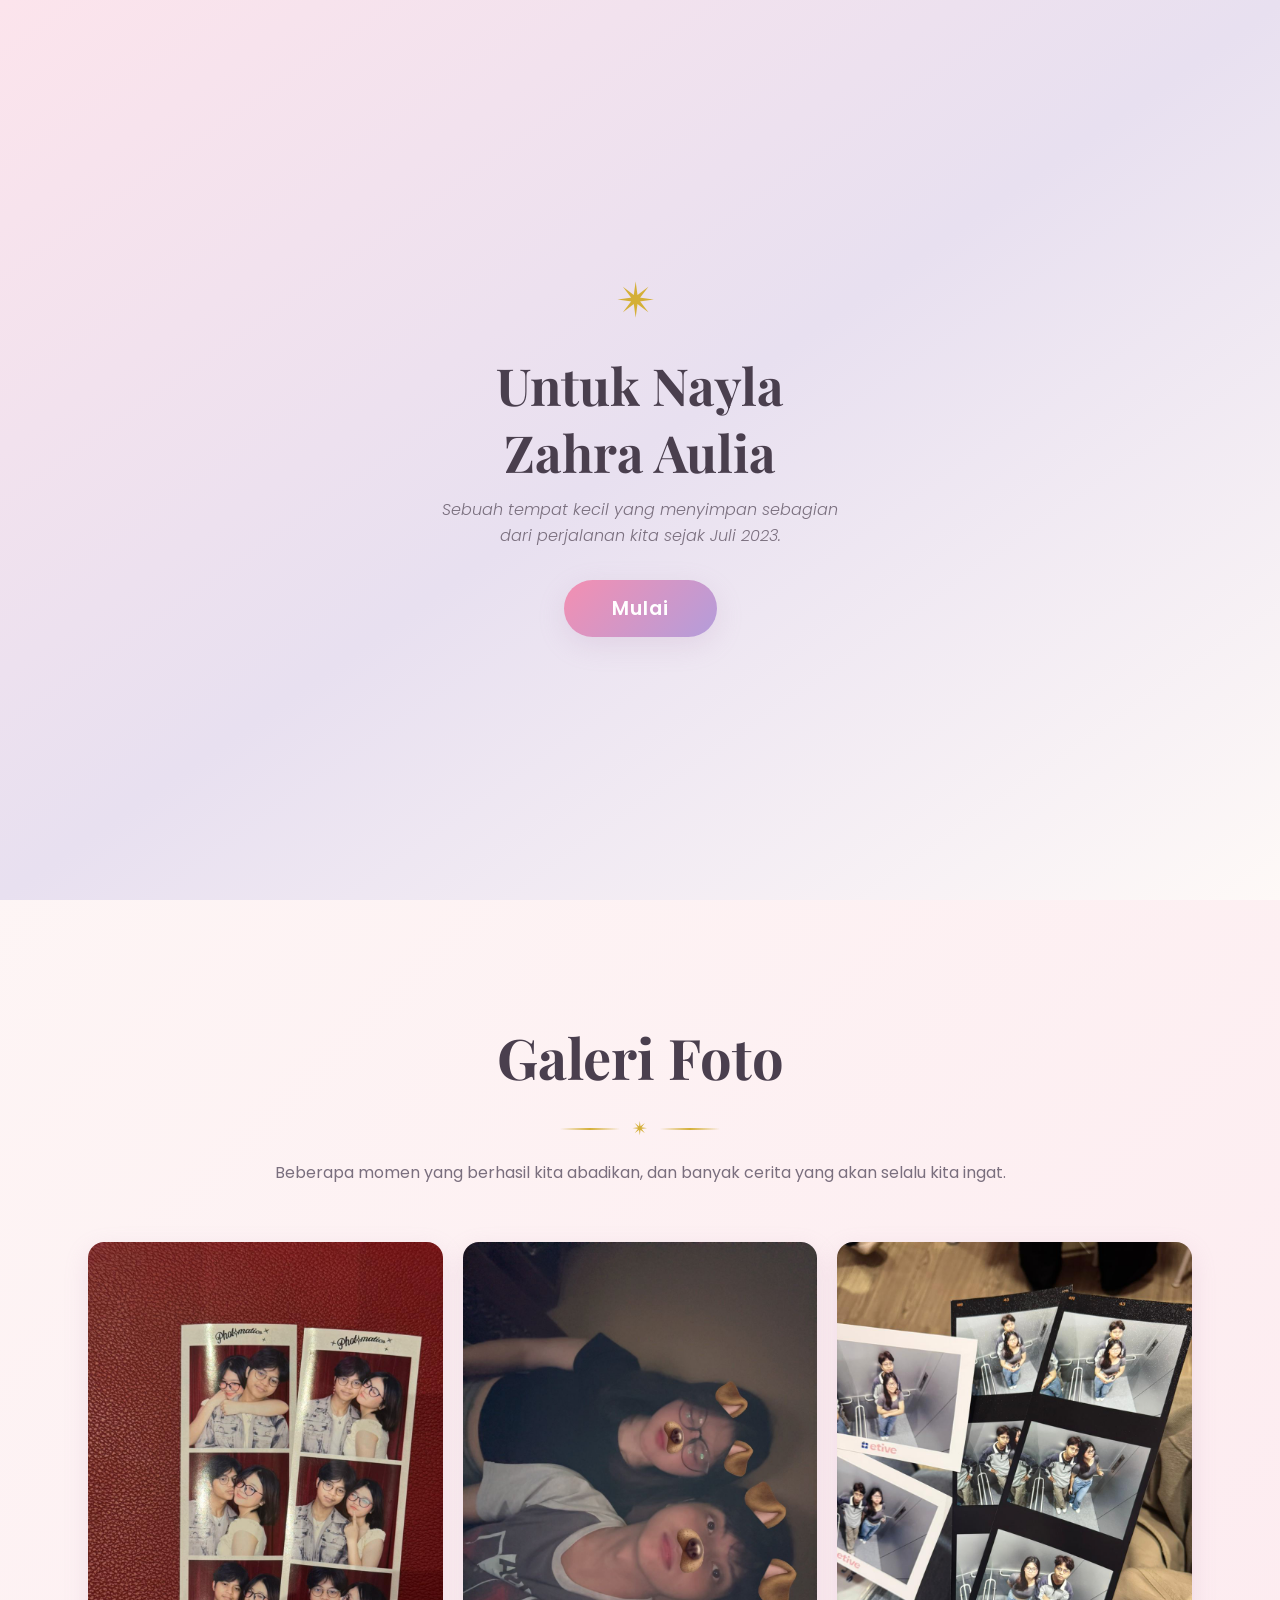
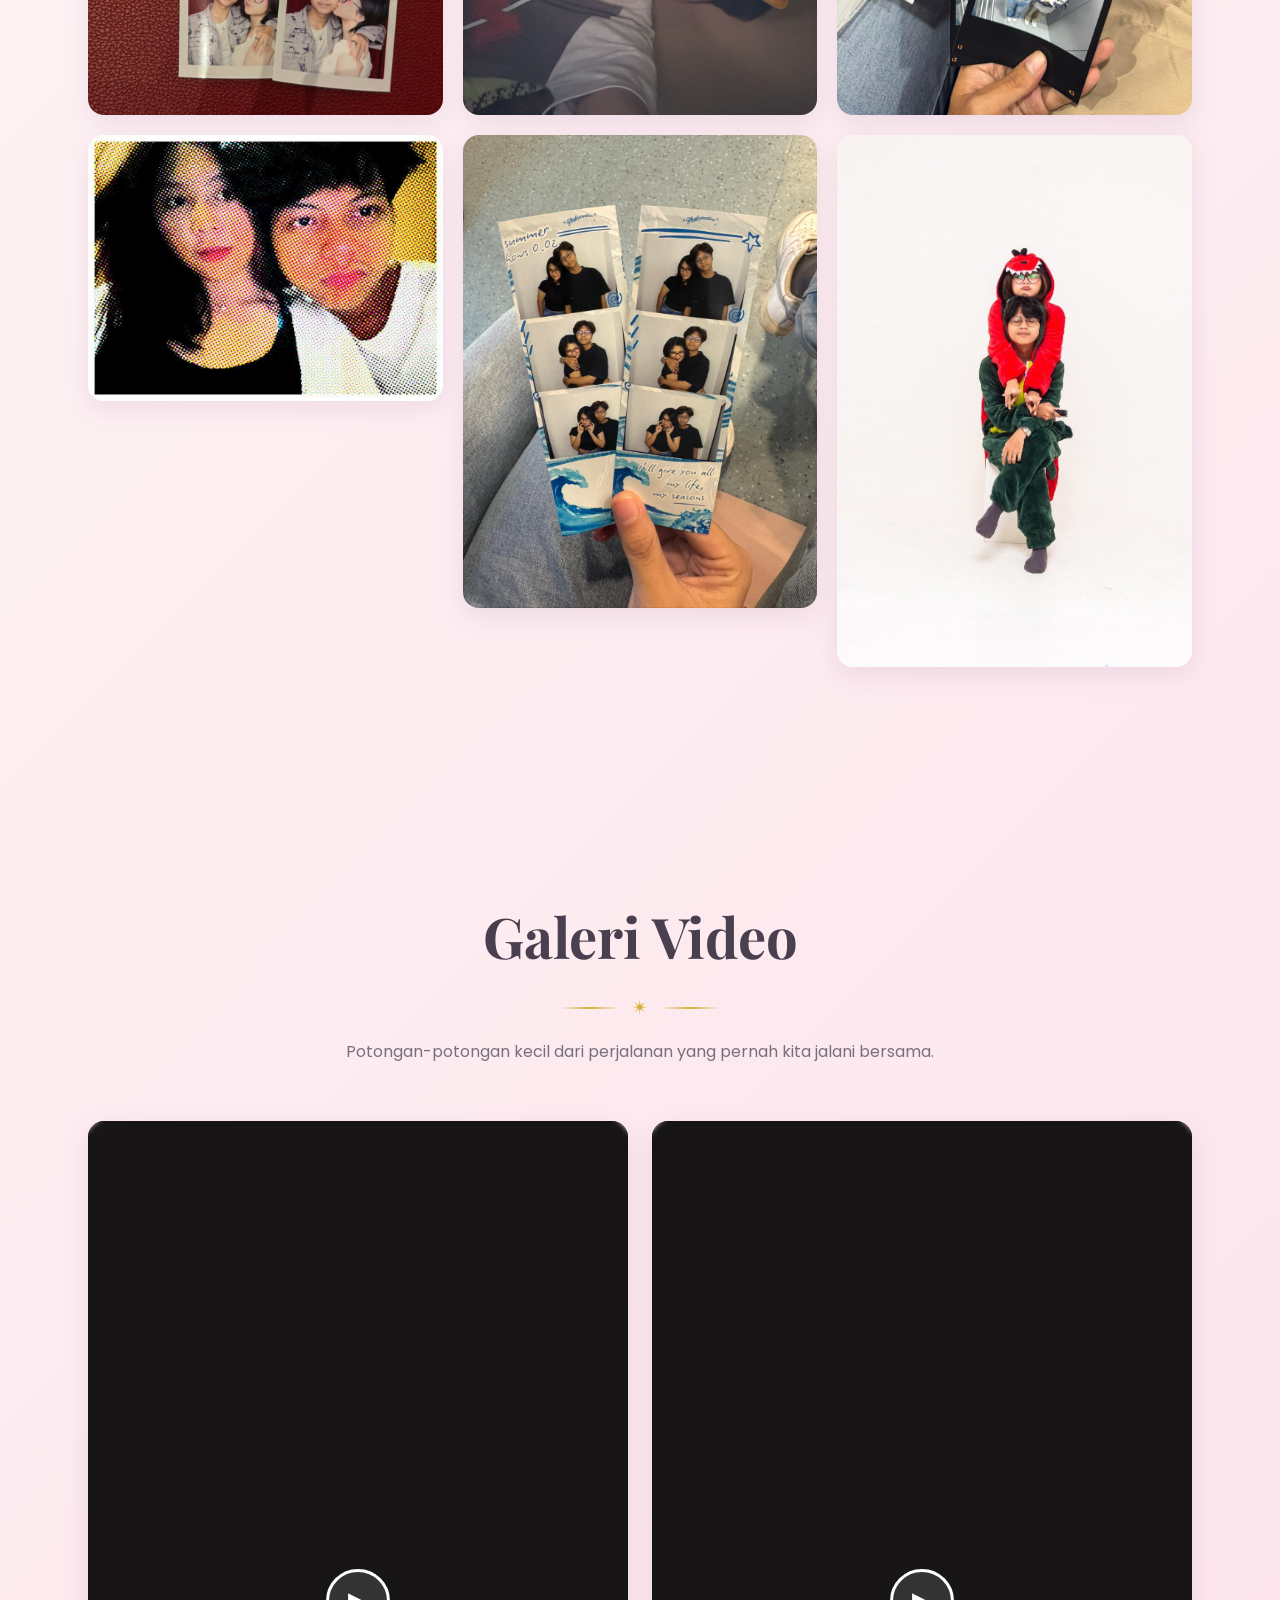
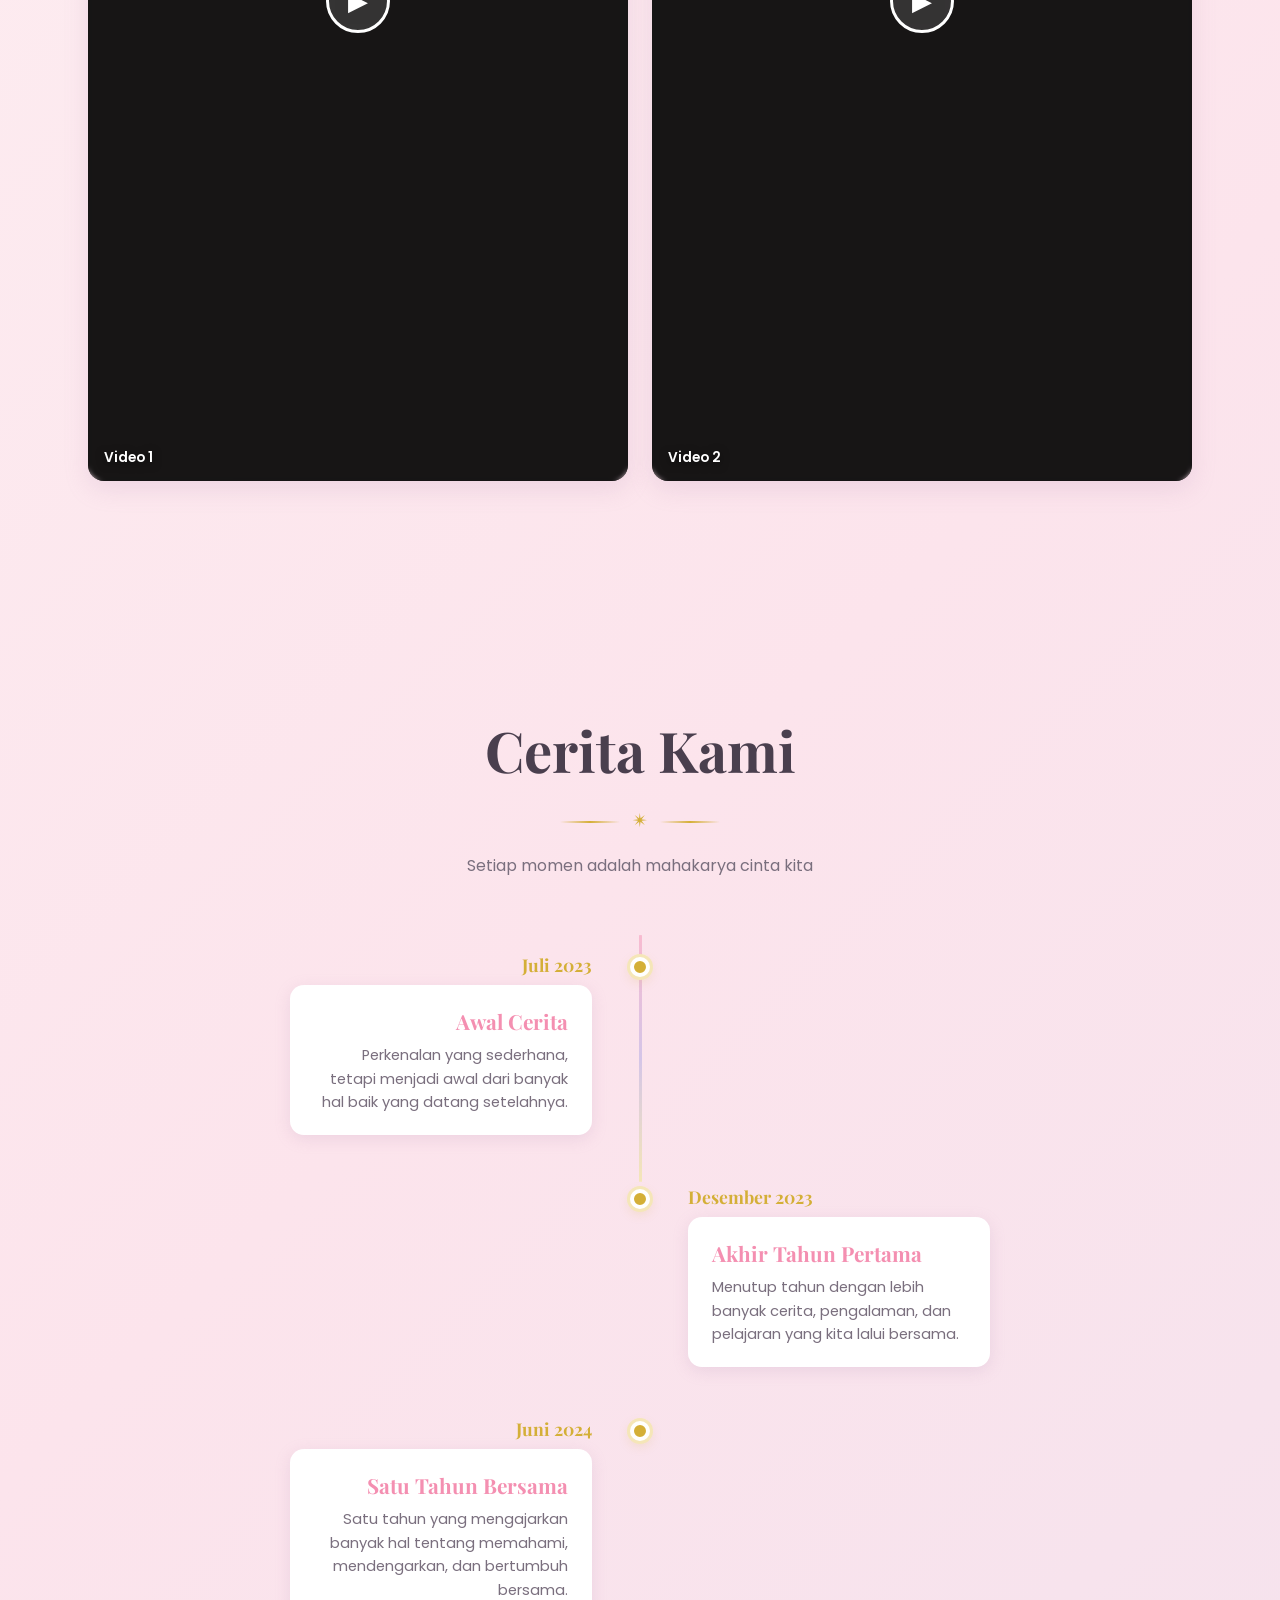
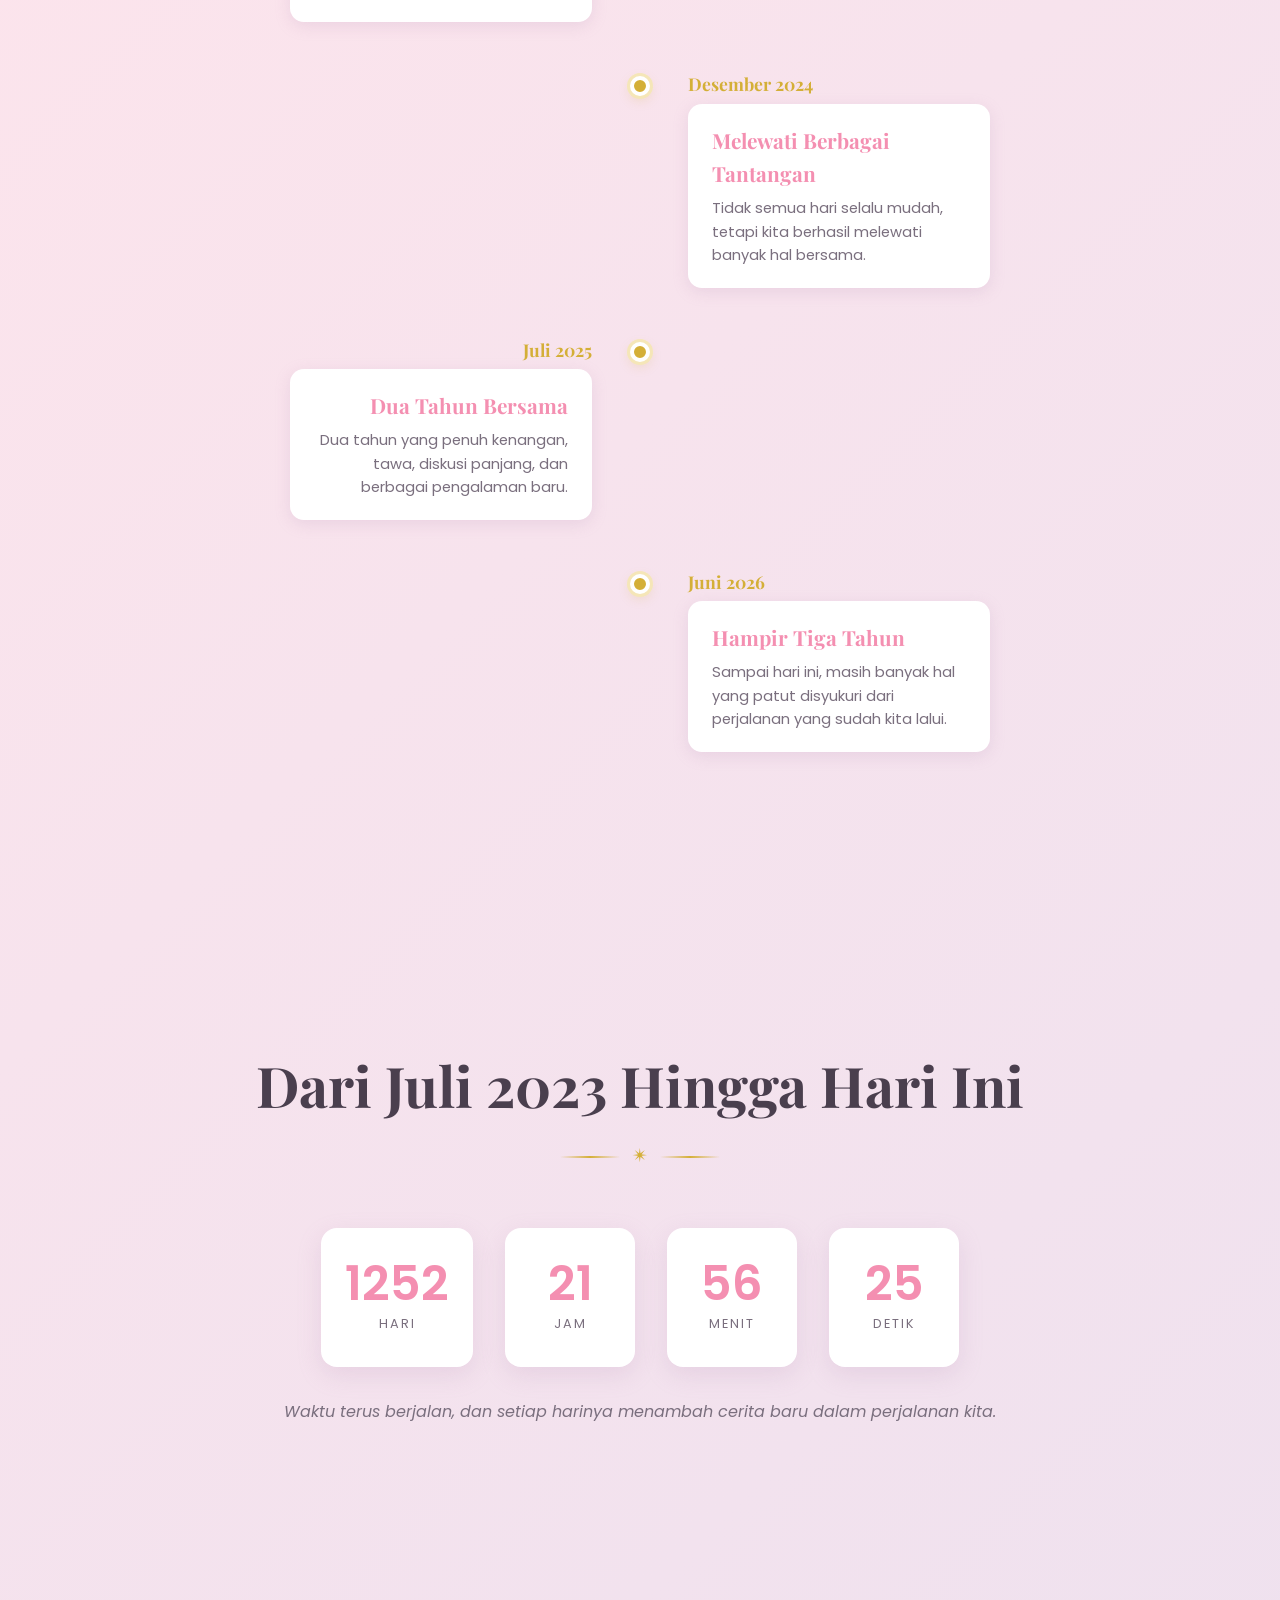
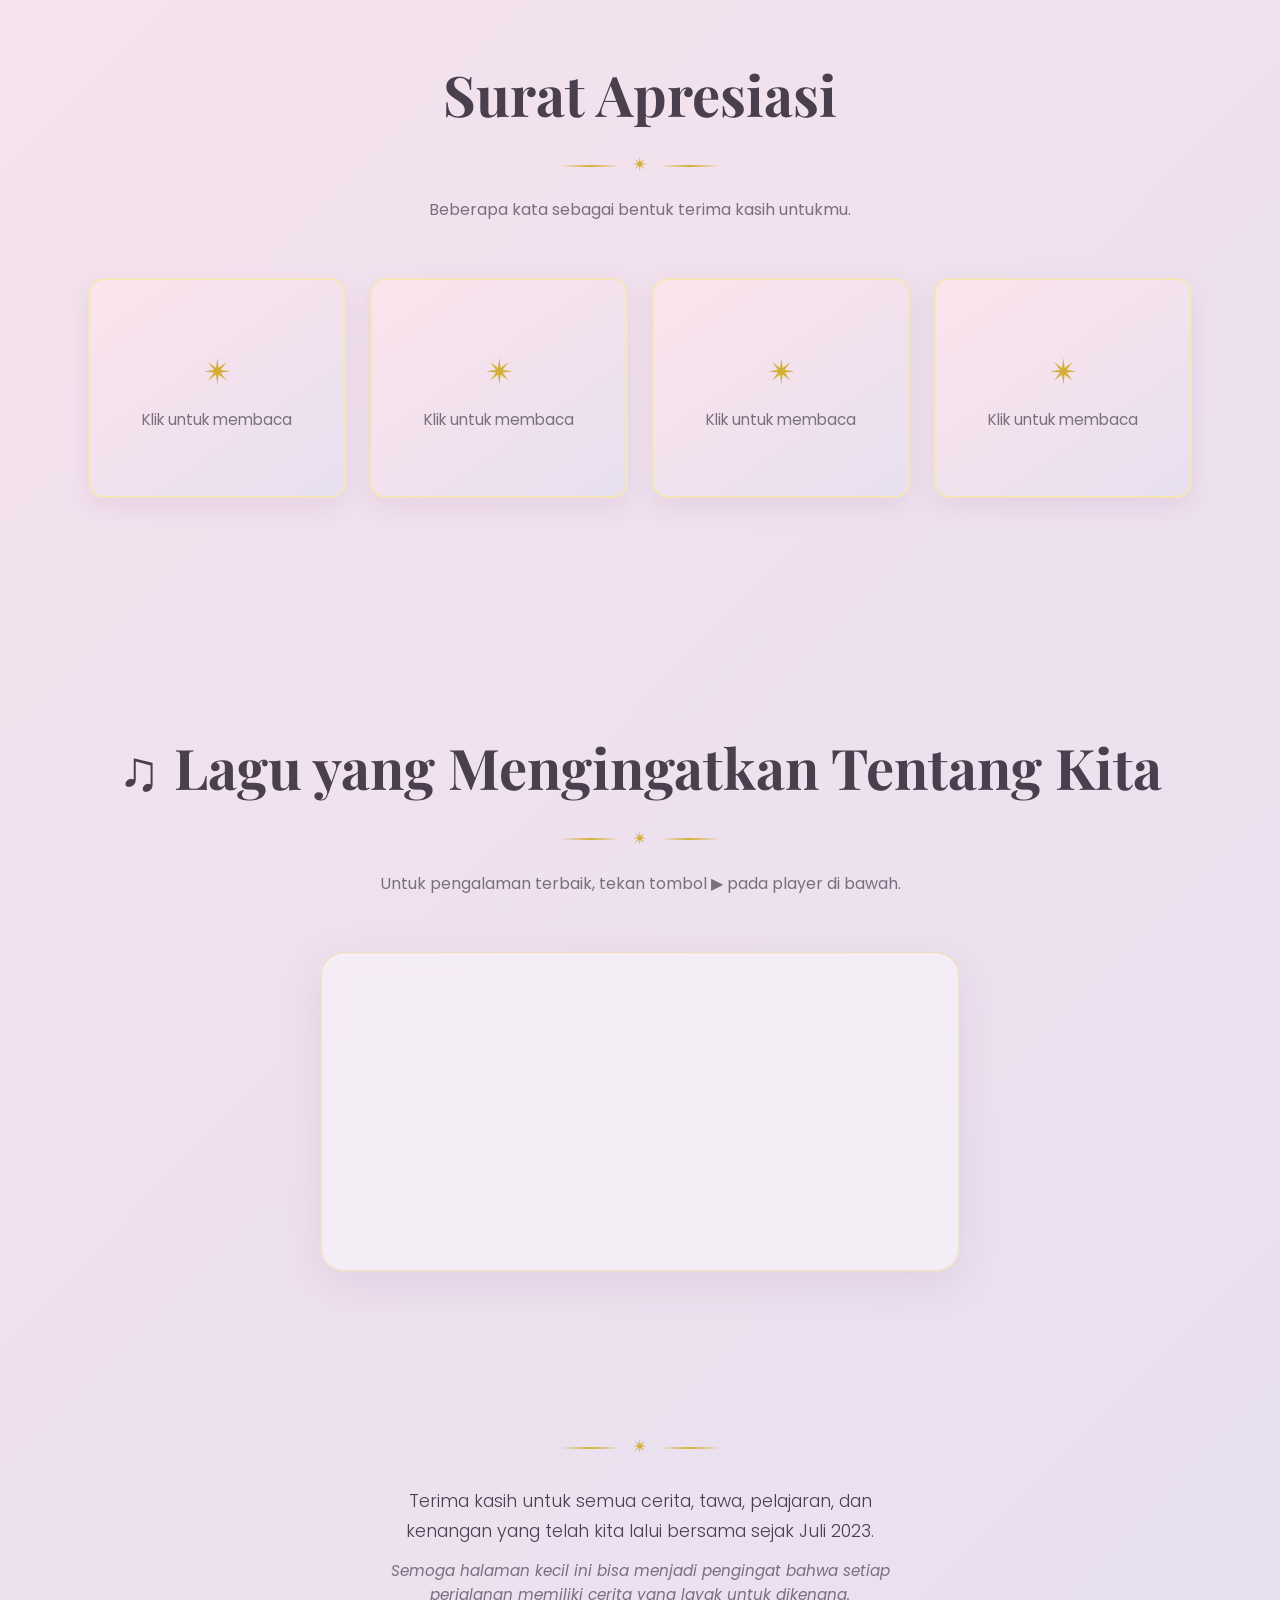
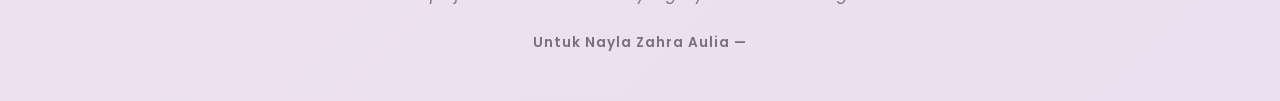
<file: index.html>
<!DOCTYPE html>
<html lang="id">
<head>
  <meta charset="UTF-8" />
  <meta name="viewport" content="width=device-width, initial-scale=1.0" />
  <title>Untuk Nayla Zahra Aulia</title>

  <!-- Google Fonts -->
  <link rel="preconnect" href="https://fonts.googleapis.com" />
  <link rel="preconnect" href="https://fonts.gstatic.com" crossorigin />
  <link href="https://fonts.googleapis.com/css2?family=Playfair+Display:wght@400;500;600;700&family=Poppins:wght@300;400;500;600&display=swap" rel="stylesheet" />

  <!-- AOS Library -->
  <link href="https://unpkg.com/aos@2.3.1/dist/aos.css" rel="stylesheet" />

  <!-- Custom CSS -->
  <link rel="stylesheet" href="style.css" />
</head>
<body>

  <!-- ========== WELCOME SCREEN ========== -->
  <div id="welcome-screen">
    <div class="welcome-content">
      <div class="welcome-floral">&#x2734;</div>
      <h1 class="welcome-title">Untuk Nayla Zahra Aulia</h1>
      <p class="welcome-subtitle">Sebuah tempat kecil yang menyimpan sebagian dari perjalanan kita sejak Juli 2023.</p>
      <button id="welcome-btn" class="welcome-btn">Mulai</button>
    </div>
  </div>

  <!-- ========== HERO SECTION ========== -->
  <section id="hero">
    <!-- Floating particles container -->
    <div id="particles-container"></div>

    <div class="hero-content">
      <p class="hero-greeting" data-aos="fade-down" data-aos-delay="300">Untuk</p>
      <h1 class="hero-title" data-aos="fade-up" data-aos-delay="500">
        Nayla Zahra Aulia
      </h1>
      <p class="hero-subtitle" data-aos="fade-up" data-aos-delay="700">
        Terima kasih sudah menjadi bagian dari perjalanan hidupku selama hampir tiga tahun terakhir. Website ini dibuat untuk menyimpan sebagian kecil dari kenangan yang telah kita lalui bersama.
      </p>
      <div class="hero-decoration" data-aos="fade-up" data-aos-delay="900">
        <span class="decoration-line"></span>
        <span class="decoration-flower">&#x2734;</span>
        <span class="decoration-line"></span>
      </div>
    </div>

    <a href="#gallery" class="scroll-down" data-aos="fade-up" data-aos-delay="1200">
      <span>Gulir ke bawah</span>
      <span class="scroll-arrow">&#x276F;</span>
    </a>
  </section>

  <!-- ========== GALERI FOTO ========== -->
  <section id="gallery" class="section">
    <div class="section-header" data-aos="fade-up">
      <h2 class="section-title">Galeri Foto</h2>
      <div class="section-divider">
        <span class="divider-line"></span>
        <span class="divider-flower">&#x2734;</span>
        <span class="divider-line"></span>
      </div>
      <p class="section-desc">Beberapa momen yang berhasil kita abadikan, dan banyak cerita yang akan selalu kita ingat.</p>
    </div>

    <!-- ✿ GANTI: ganti file foto di folder images/ ✿ -->
    <div class="gallery-grid">
      <div class="gallery-item" data-aos="fade-up" data-aos-delay="100">
        <img src="images/foto1.jpg" alt="Foto 1" loading="lazy" />
      </div>
      <div class="gallery-item" data-aos="fade-up" data-aos-delay="200">
        <img src="images/foto2.jpg" alt="Foto 2" loading="lazy" />
      </div>
      <div class="gallery-item" data-aos="fade-up" data-aos-delay="300">
        <img src="images/foto3.jpg" alt="Foto 3" loading="lazy" />
      </div>
      <div class="gallery-item" data-aos="fade-up" data-aos-delay="100">
        <img src="images/foto4.jpg" alt="Foto 4" loading="lazy" />
      </div>
      <div class="gallery-item" data-aos="fade-up" data-aos-delay="200">
        <img src="images/foto5.jpg" alt="Foto 5" loading="lazy" />
      </div>
      <div class="gallery-item" data-aos="fade-up" data-aos-delay="300">
        <img src="images/foto6.jpg" alt="Foto 6" loading="lazy" />
      </div>
    </div>
  </section>

  <!-- ========== LIGHTBOX MODAL ========== -->
  <div id="lightbox" class="lightbox">
    <span class="lightbox-close">&times;</span>
    <img class="lightbox-content" id="lightbox-img" alt="" />
    <div class="lightbox-caption" id="lightbox-caption"></div>
  </div>

  <!-- ========== GALERI VIDEO ========== -->
  <section id="video" class="section">
    <div class="section-header" data-aos="fade-up">
      <h2 class="section-title">Galeri Video</h2>
      <div class="section-divider">
        <span class="divider-line"></span>
        <span class="divider-flower">&#x2734;</span>
        <span class="divider-line"></span>
      </div>
      <p class="section-desc">Potongan-potongan kecil dari perjalanan yang pernah kita jalani bersama.</p>
    </div>

    <!-- ✿ GANTI: ganti file video di folder video/ ✿ -->
    <div class="video-grid">
      <div class="video-item" data-aos="zoom-in" data-aos-delay="100">
        <video class="custom-video" src="video/video1.mp4" muted playsinline></video>
        <div class="video-overlay">
          <button class="video-play-btn" aria-label="Play video">&#9654;</button>
        </div>
        <p class="video-label">Video 1</p>
      </div>
      <div class="video-item" data-aos="zoom-in" data-aos-delay="200">
        <video class="custom-video" src="video/video2.mp4" muted playsinline></video>
        <div class="video-overlay">
          <button class="video-play-btn" aria-label="Play video">&#9654;</button>
        </div>
        <p class="video-label">Video 2</p>
      </div>
    </div>
  </section>

  <!-- ========== TIMELINE "CERITA KAMI" ========== -->
  <section id="timeline" class="section">
    <div class="section-header" data-aos="fade-up">
      <h2 class="section-title">Cerita Kami</h2>
      <div class="section-divider">
        <span class="divider-line"></span>
        <span class="divider-flower">&#x2734;</span>
        <span class="divider-line"></span>
      </div>
      <p class="section-desc">Setiap momen adalah mahakarya cinta kita</p>
    </div>

    <div class="timeline-container">
      <div class="timeline-item" data-aos="fade-right">
        <div class="timeline-date">Juli 2023</div>
        <div class="timeline-content">
          <h3>Awal Cerita</h3>
          <p>Perkenalan yang sederhana, tetapi menjadi awal dari banyak hal baik yang datang setelahnya.</p>
        </div>
      </div>
      <div class="timeline-item" data-aos="fade-left">
        <div class="timeline-date">Desember 2023</div>
        <div class="timeline-content">
          <h3>Akhir Tahun Pertama</h3>
          <p>Menutup tahun dengan lebih banyak cerita, pengalaman, dan pelajaran yang kita lalui bersama.</p>
        </div>
      </div>
      <div class="timeline-item" data-aos="fade-right">
        <div class="timeline-date">Juni 2024</div>
        <div class="timeline-content">
          <h3>Satu Tahun Bersama</h3>
          <p>Satu tahun yang mengajarkan banyak hal tentang memahami, mendengarkan, dan bertumbuh bersama.</p>
        </div>
      </div>
      <div class="timeline-item" data-aos="fade-left">
        <div class="timeline-date">Desember 2024</div>
        <div class="timeline-content">
          <h3>Melewati Berbagai Tantangan</h3>
          <p>Tidak semua hari selalu mudah, tetapi kita berhasil melewati banyak hal bersama.</p>
        </div>
      </div>
      <div class="timeline-item" data-aos="fade-right">
        <div class="timeline-date">Juli 2025</div>
        <div class="timeline-content">
          <h3>Dua Tahun Bersama</h3>
          <p>Dua tahun yang penuh kenangan, tawa, diskusi panjang, dan berbagai pengalaman baru.</p>
        </div>
      </div>
      <div class="timeline-item" data-aos="fade-left">
        <div class="timeline-date">Juni 2026</div>
        <div class="timeline-content">
          <h3>Hampir Tiga Tahun</h3>
          <p>Sampai hari ini, masih banyak hal yang patut disyukuri dari perjalanan yang sudah kita lalui.</p>
        </div>
      </div>
    </div>
  </section>

  <!-- ========== COUNTDOWN ========== -->
  <section id="countdown" class="section">
    <div class="section-header" data-aos="fade-up">
      <h2 class="section-title">Dari Juli 2023 Hingga Hari Ini</h2>
      <div class="section-divider">
        <span class="divider-line"></span>
        <span class="divider-flower">&#x2734;</span>
        <span class="divider-line"></span>
      </div>
    </div>

    <div class="countdown-wrapper" data-aos="zoom-in">
      <div class="countdown-item">
        <span class="countdown-number" id="countdown-days">00</span>
        <span class="countdown-label">Hari</span>
      </div>
      <div class="countdown-item">
        <span class="countdown-number" id="countdown-hours">00</span>
        <span class="countdown-label">Jam</span>
      </div>
      <div class="countdown-item">
        <span class="countdown-number" id="countdown-minutes">00</span>
        <span class="countdown-label">Menit</span>
      </div>
      <div class="countdown-item">
        <span class="countdown-number" id="countdown-seconds">00</span>
        <span class="countdown-label">Detik</span>
      </div>
    </div>
    <p class="countdown-text" data-aos="fade-up">Waktu terus berjalan, dan setiap harinya menambah cerita baru dalam perjalanan kita.</p>
  </section>

  <!-- ========== SURAT APRESIASI ========== -->
  <section id="letters" class="section">
    <div class="section-header" data-aos="fade-up">
      <h2 class="section-title">Surat Apresiasi</h2>
      <div class="section-divider">
        <span class="divider-line"></span>
        <span class="divider-flower">&#x2734;</span>
        <span class="divider-line"></span>
      </div>
      <p class="section-desc">Beberapa kata sebagai bentuk terima kasih untukmu.</p>
    </div>

    <div class="letters-grid">
      <div class="letter-card" data-aos="flip-left" data-aos-delay="100">
        <div class="letter-inner">
          <div class="letter-front">
            <span class="letter-icon">&#x2734;</span>
            <p>Klik untuk membaca</p>
          </div>
          <div class="letter-back">
            <p>
              Terima kasih sudah hadir di banyak fase hidupku dan menjadi seseorang yang selalu bisa diajak berbagi cerita.
            </p>
          </div>
        </div>
      </div>
      <div class="letter-card" data-aos="flip-left" data-aos-delay="200">
        <div class="letter-inner">
          <div class="letter-front">
            <span class="letter-icon">&#x2734;</span>
            <p>Klik untuk membaca</p>
          </div>
          <div class="letter-back">
            <p>
              Terima kasih untuk semua waktu, perhatian, dan dukungan yang mungkin sering terlihat sederhana, tetapi selalu berarti.
            </p>
          </div>
        </div>
      </div>
      <div class="letter-card" data-aos="flip-left" data-aos-delay="300">
        <div class="letter-inner">
          <div class="letter-front">
            <span class="letter-icon">&#x2734;</span>
            <p>Klik untuk membaca</p>
          </div>
          <div class="letter-back">
            <p>
              Aku bersyukur karena selama hampir tiga tahun ini kita terus belajar memahami satu sama lain.
            </p>
          </div>
        </div>
      </div>
      <div class="letter-card" data-aos="flip-left" data-aos-delay="400">
        <div class="letter-inner">
          <div class="letter-front">
            <span class="letter-icon">&#x2734;</span>
            <p>Klik untuk membaca</p>
          </div>
          <div class="letter-back">
            <p>
              Semoga apa pun yang akan datang ke depannya, kita tetap bisa saling mendukung dan bertumbuh menjadi versi terbaik dari diri kita masing-masing.
            </p>
          </div>
        </div>
      </div>
    </div>
  </section>

  <!-- ========== LAGU YANG MENGINGATKAN TENTANG KITA ========== -->
  <section id="lagu-kita" class="section section-lagu">
    <div class="section-header" data-aos="fade-up">
      <h2 class="section-title">&#x266B; Lagu yang Mengingatkan Tentang Kita</h2>
      <div class="section-divider">
        <span class="divider-line"></span>
        <span class="divider-flower">&#x2734;</span>
        <span class="divider-line"></span>
      </div>
      <p class="section-desc">Untuk pengalaman terbaik, tekan tombol &#x25B6; pada player di bawah.</p>
    </div>
    <div class="lagu-wrapper" data-aos="fade-up" data-aos-delay="200">
      <iframe
        id="soundcloud-iframe"
        width="100%"
        height="300"
        scrolling="no"
        frameborder="no"
        allow="autoplay; encrypted-media"
        src="https://w.soundcloud.com/player/?url=https%3A//api.soundcloud.com/tracks/soundcloud%253Atracks%253A2338237430&color=%23ffb6d9&auto_play=false&hide_related=true&show_comments=false&show_user=true&show_reposts=false&show_teaser=false&visual=true">
      </iframe>
    </div>
  </section>

  <!-- ========== FOOTER ========== -->
  <footer id="footer">
    <div class="footer-decoration" data-aos="fade-up">
      <span class="decoration-line"></span>
      <span class="decoration-flower">&#x2734;</span>
      <span class="decoration-line"></span>
    </div>
    <p class="footer-text" data-aos="fade-up">
      Terima kasih untuk semua cerita, tawa, pelajaran, dan kenangan yang telah kita lalui bersama sejak Juli 2023.
    </p>
    <p class="footer-subtext" data-aos="fade-up">
      Semoga halaman kecil ini bisa menjadi pengingat bahwa setiap perjalanan memiliki cerita yang layak untuk dikenang.
    </p>
    <p class="footer-copyright" data-aos="fade-up">
      Untuk Nayla Zahra Aulia &mdash;
    </p>
  </footer>

  <!-- ========== TOAST NOTIFICATION ========== -->
  <div id="toast" class="toast">
    <div class="toast-inner">
      <div class="toast-icon">&#x266B;</div>
      <div class="toast-content">
        <p class="toast-title">Untuk pengalaman terbaik, tekan tombol Play pada lagu di bawah.</p>
        <p class="toast-desc">Browser pada perangkat mobile membatasi pemutaran musik otomatis.</p>
      </div>
      <button class="toast-close" id="toast-close" aria-label="Tutup">&times;</button>
    </div>
    <div class="toast-actions">
      <button class="toast-btn" id="toast-scroll">Lihat Lagu</button>
    </div>
  </div>

  <!-- ========== SCRIPTS ========== -->
  <script src="https://unpkg.com/aos@2.3.1/dist/aos.js"></script>
  <script src="script.js"></script>
</body>
</html>
</file>
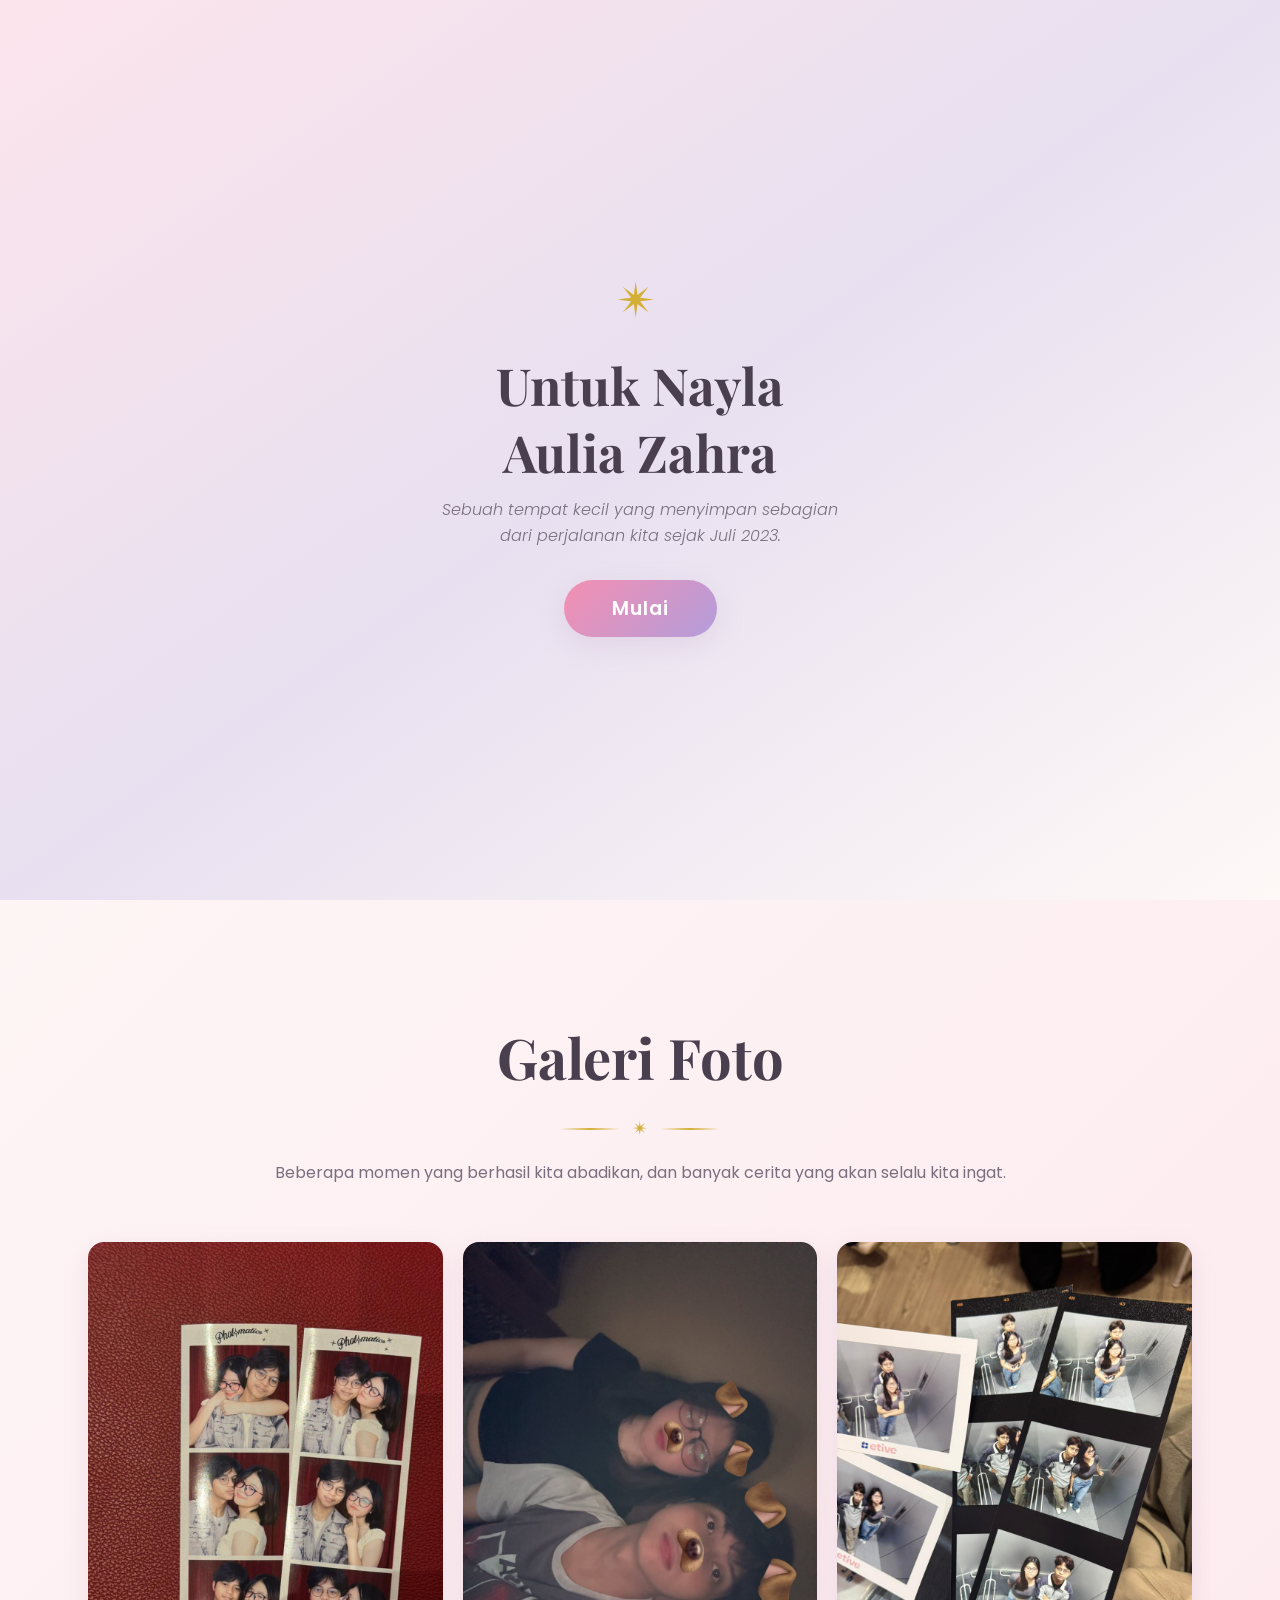
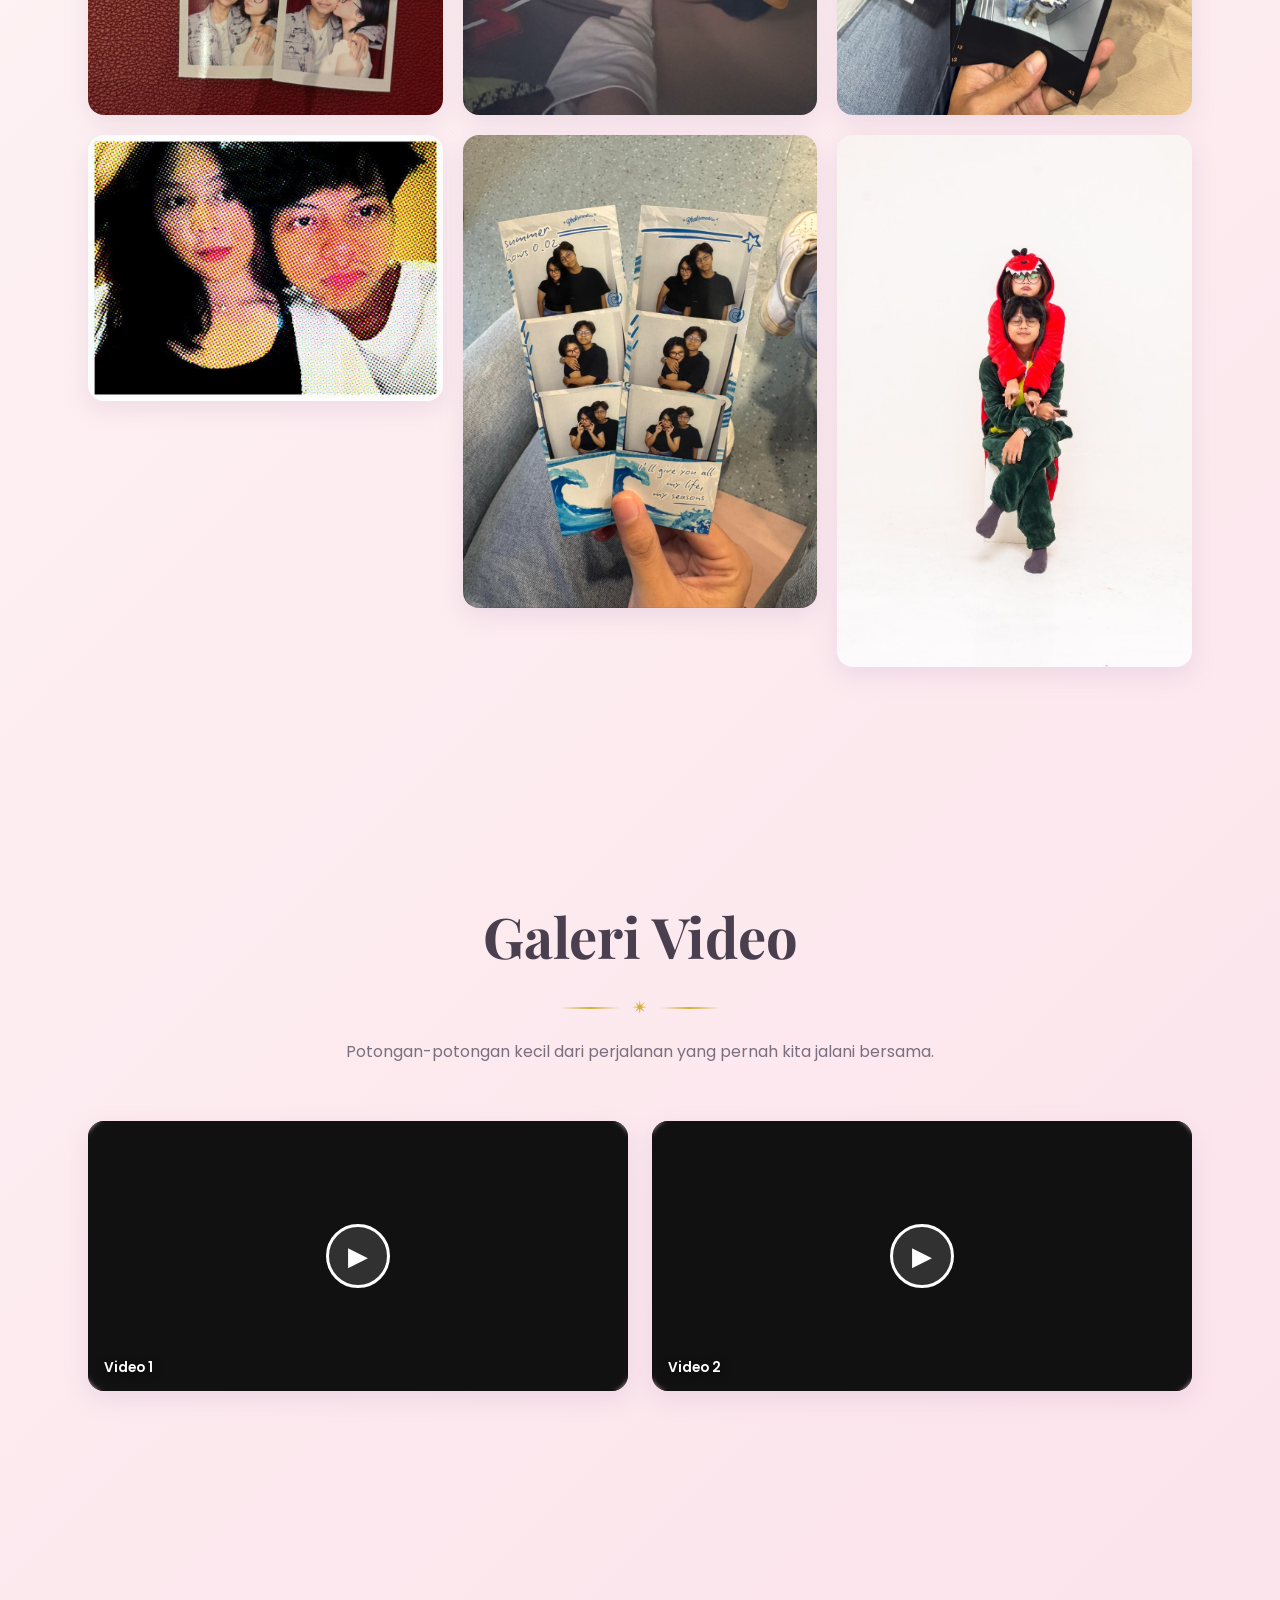
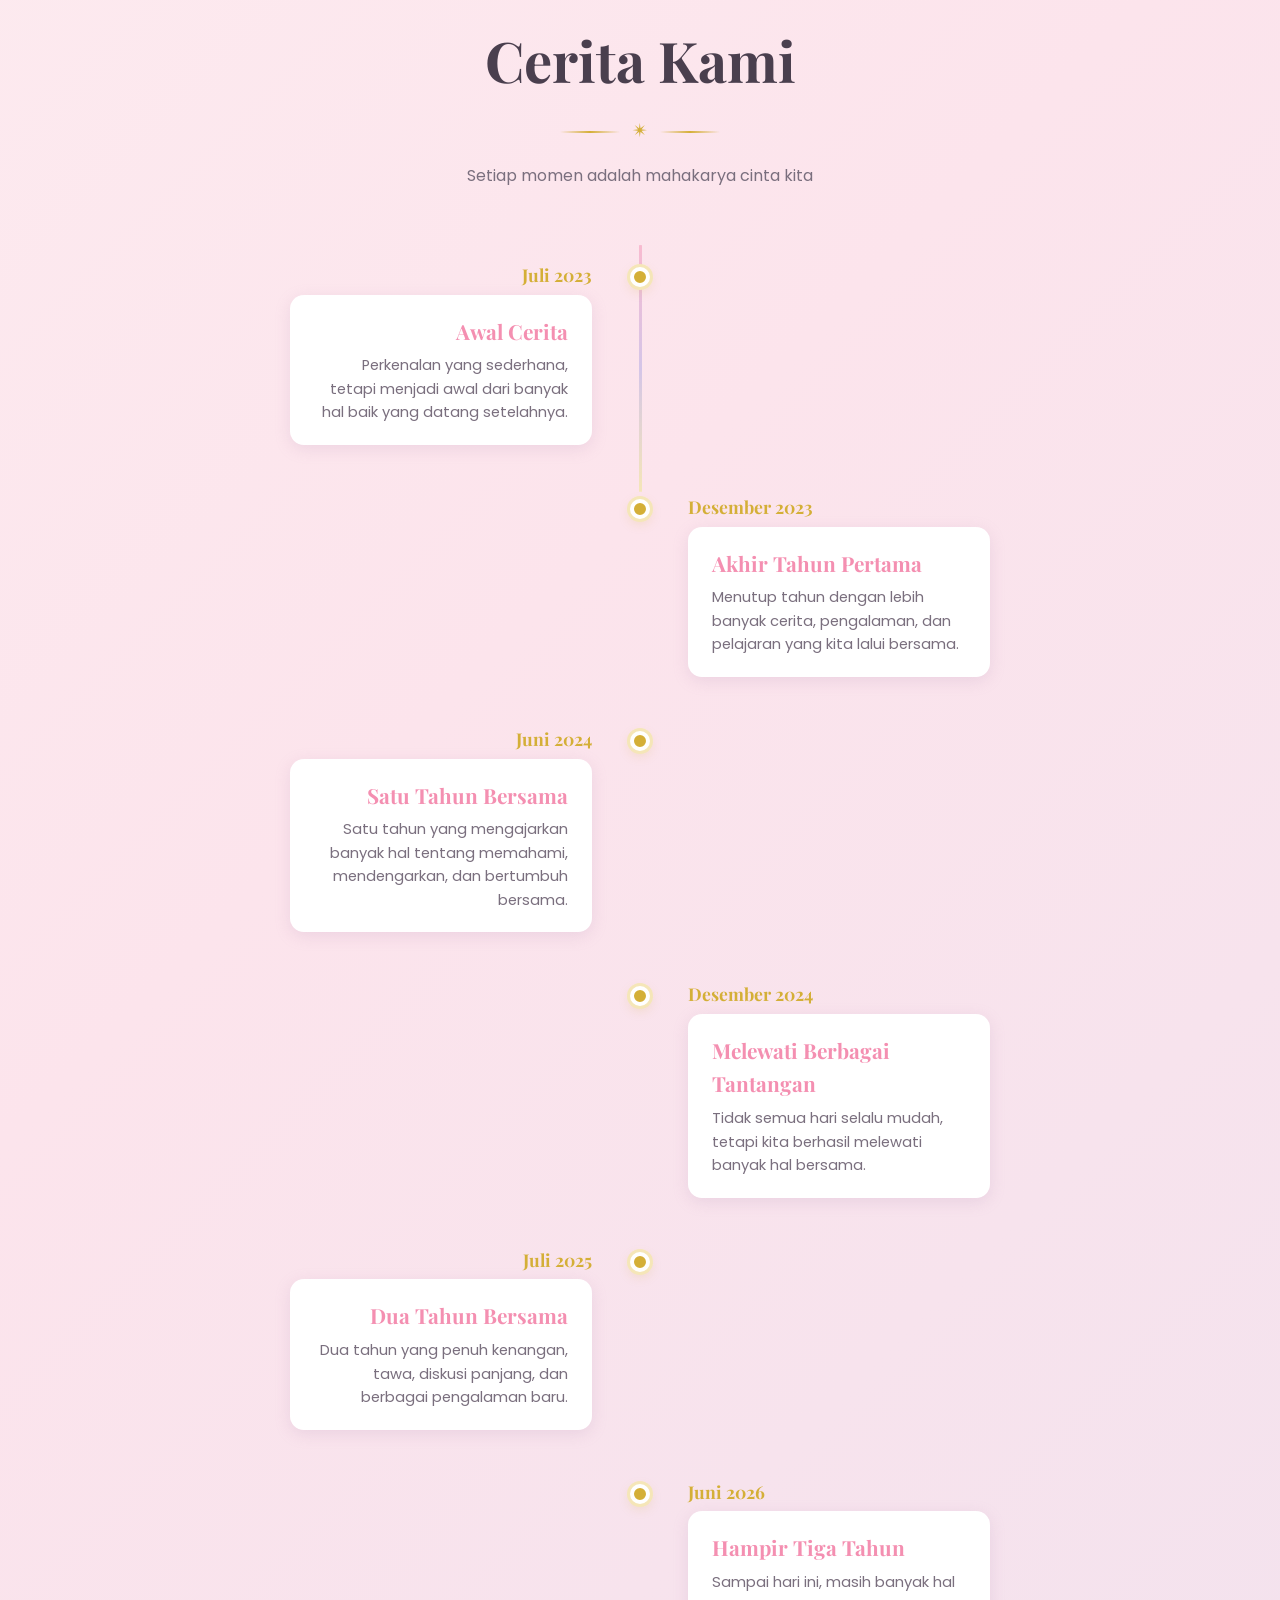
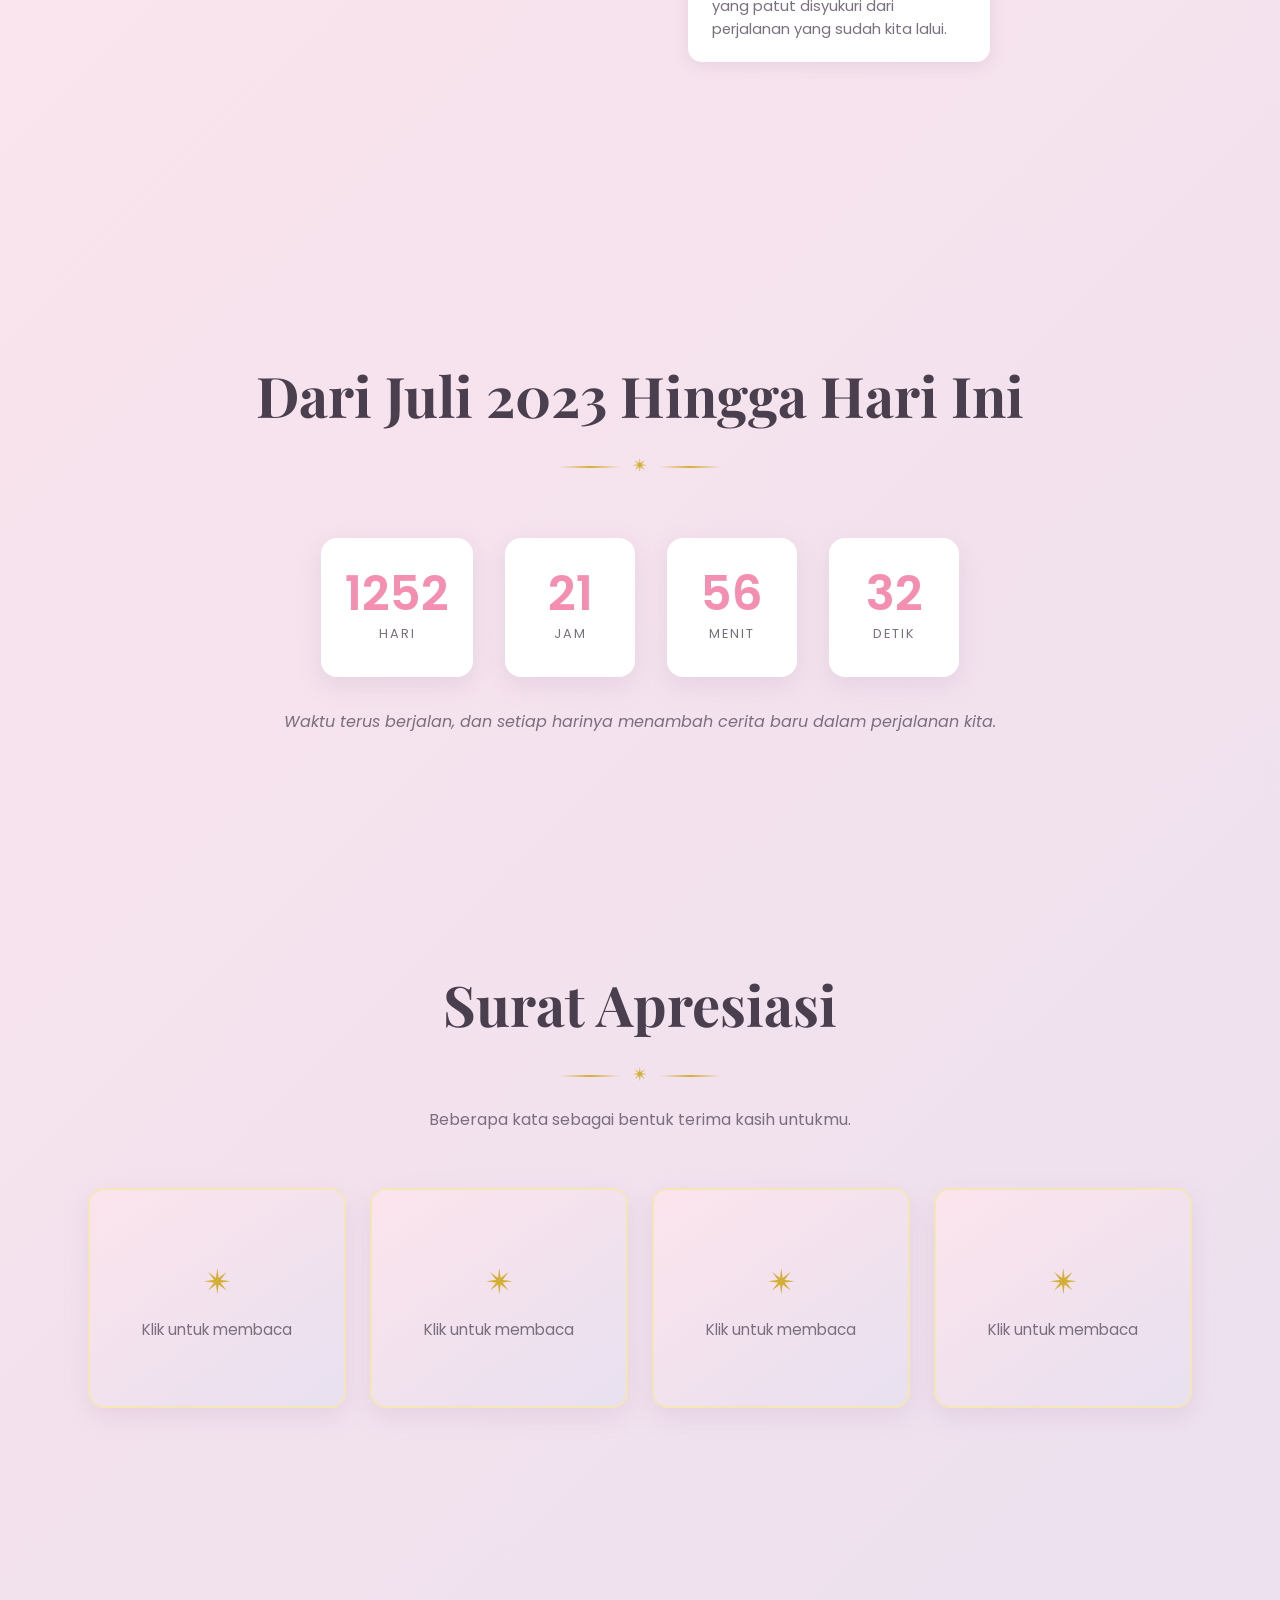
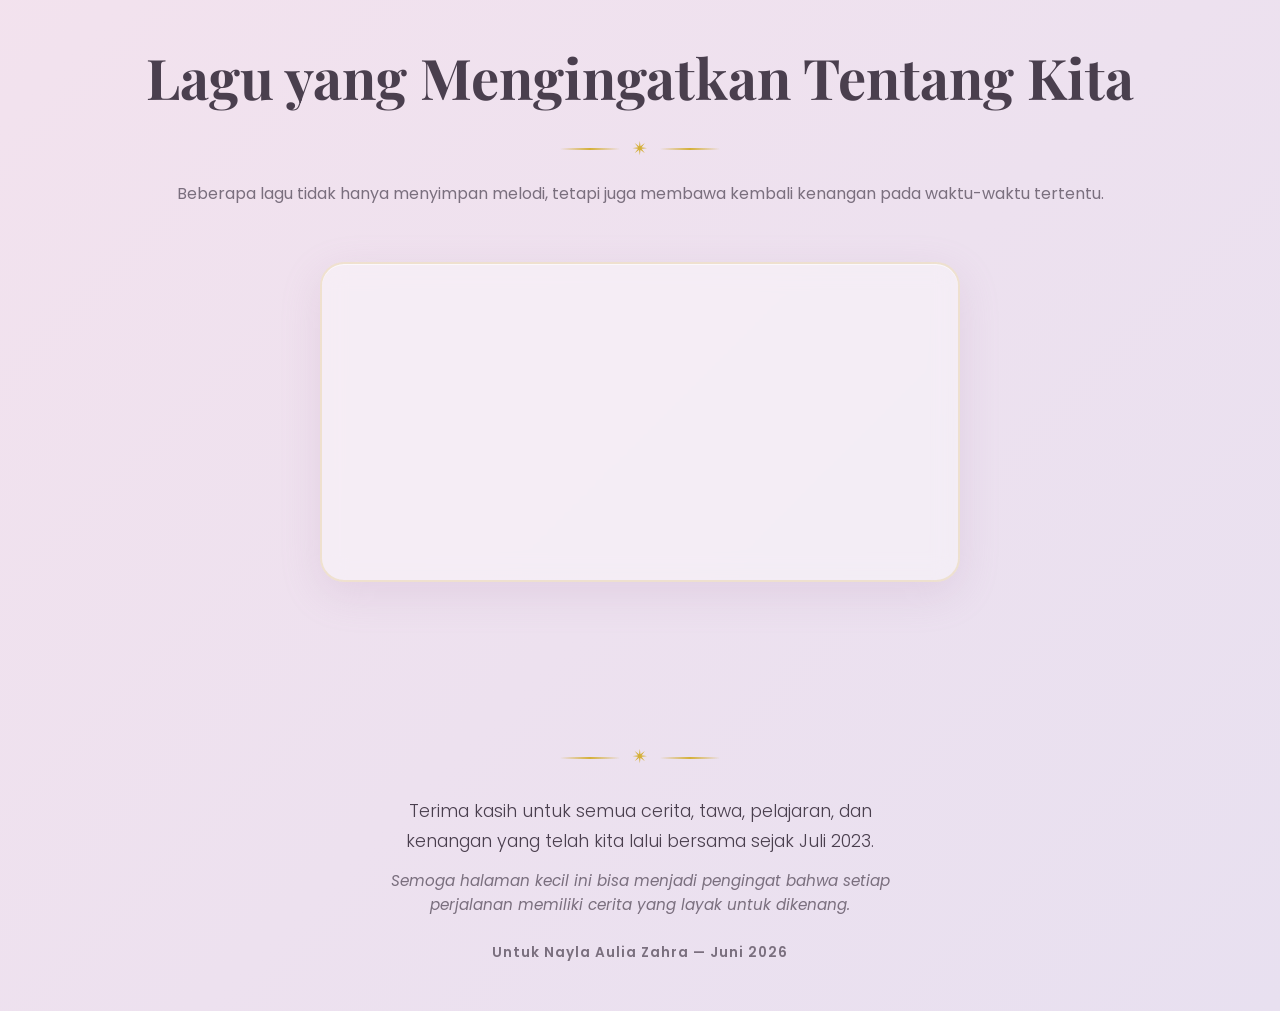
<file: nayla/index.html>
<!DOCTYPE html>
<html lang="id">
<head>
  <meta charset="UTF-8" />
  <meta name="viewport" content="width=device-width, initial-scale=1.0" />
  <title>Untuk Nayla Aulia Zahra</title>

  <!-- Google Fonts -->
  <link rel="preconnect" href="https://fonts.googleapis.com" />
  <link rel="preconnect" href="https://fonts.gstatic.com" crossorigin />
  <link href="https://fonts.googleapis.com/css2?family=Playfair+Display:wght@400;500;600;700&family=Poppins:wght@300;400;500;600&display=swap" rel="stylesheet" />

  <!-- AOS Library -->
  <link href="https://unpkg.com/aos@2.3.1/dist/aos.css" rel="stylesheet" />

  <!-- Custom CSS -->
  <link rel="stylesheet" href="style.css" />
</head>
<body>

  <!-- ========== WELCOME SCREEN ========== -->
  <div id="welcome-screen">
    <div class="welcome-content">
      <div class="welcome-floral">&#x2734;</div>
      <h1 class="welcome-title">Untuk Nayla Aulia Zahra</h1>
      <p class="welcome-subtitle">Sebuah tempat kecil yang menyimpan sebagian dari perjalanan kita sejak Juli 2023.</p>
      <button id="welcome-btn" class="welcome-btn">Mulai</button>
    </div>
  </div>

  <!-- ========== HERO SECTION ========== -->
  <section id="hero">
    <!-- Floating particles container -->
    <div id="particles-container"></div>

    <div class="hero-content">
      <p class="hero-greeting" data-aos="fade-down" data-aos-delay="300">Untuk</p>
      <h1 class="hero-title" data-aos="fade-up" data-aos-delay="500">
        Nayla Aulia Zahra
      </h1>
      <p class="hero-subtitle" data-aos="fade-up" data-aos-delay="700">
        Terima kasih sudah menjadi bagian dari perjalanan hidupku selama hampir tiga tahun terakhir. Website ini dibuat untuk menyimpan sebagian kecil dari kenangan yang telah kita lalui bersama.
      </p>
      <div class="hero-decoration" data-aos="fade-up" data-aos-delay="900">
        <span class="decoration-line"></span>
        <span class="decoration-flower">&#x2734;</span>
        <span class="decoration-line"></span>
      </div>
    </div>

    <a href="#gallery" class="scroll-down" data-aos="fade-up" data-aos-delay="1200">
      <span>Gulir ke bawah</span>
      <span class="scroll-arrow">&#x276F;</span>
    </a>
  </section>

  <!-- ========== GALERI FOTO ========== -->
  <section id="gallery" class="section">
    <div class="section-header" data-aos="fade-up">
      <h2 class="section-title">Galeri Foto</h2>
      <div class="section-divider">
        <span class="divider-line"></span>
        <span class="divider-flower">&#x2734;</span>
        <span class="divider-line"></span>
      </div>
      <p class="section-desc">Beberapa momen yang berhasil kita abadikan, dan banyak cerita yang akan selalu kita ingat.</p>
    </div>

    <!-- ✿ GANTI: ganti file foto di folder images/ ✿ -->
    <div class="gallery-grid">
      <div class="gallery-item" data-aos="fade-up" data-aos-delay="100">
        <img src="images/foto1.jpg" alt="Foto 1" loading="lazy" />
      </div>
      <div class="gallery-item" data-aos="fade-up" data-aos-delay="200">
        <img src="images/foto2.jpg" alt="Foto 2" loading="lazy" />
      </div>
      <div class="gallery-item" data-aos="fade-up" data-aos-delay="300">
        <img src="images/foto3.jpg" alt="Foto 3" loading="lazy" />
      </div>
      <div class="gallery-item" data-aos="fade-up" data-aos-delay="100">
        <img src="images/foto4.jpg" alt="Foto 4" loading="lazy" />
      </div>
      <div class="gallery-item" data-aos="fade-up" data-aos-delay="200">
        <img src="images/foto5.jpg" alt="Foto 5" loading="lazy" />
      </div>
      <div class="gallery-item" data-aos="fade-up" data-aos-delay="300">
        <img src="images/foto6.jpg" alt="Foto 6" loading="lazy" />
      </div>
    </div>
  </section>

  <!-- ========== LIGHTBOX MODAL ========== -->
  <div id="lightbox" class="lightbox">
    <span class="lightbox-close">&times;</span>
    <img class="lightbox-content" id="lightbox-img" alt="" />
    <div class="lightbox-caption" id="lightbox-caption"></div>
  </div>

  <!-- ========== GALERI VIDEO ========== -->
  <section id="video" class="section">
    <div class="section-header" data-aos="fade-up">
      <h2 class="section-title">Galeri Video</h2>
      <div class="section-divider">
        <span class="divider-line"></span>
        <span class="divider-flower">&#x2734;</span>
        <span class="divider-line"></span>
      </div>
      <p class="section-desc">Potongan-potongan kecil dari perjalanan yang pernah kita jalani bersama.</p>
    </div>

    <!-- ✿ GANTI: ganti file video di folder video/ ✿ -->
    <div class="video-grid">
      <div class="video-item" data-aos="zoom-in" data-aos-delay="100">
        <video class="custom-video" src="video/video1.mp4" muted playsinline></video>
        <div class="video-overlay">
          <button class="video-play-btn" aria-label="Play video">&#9654;</button>
        </div>
        <p class="video-label">Video 1</p>
      </div>
      <div class="video-item" data-aos="zoom-in" data-aos-delay="200">
        <video class="custom-video" src="video/video2.mp4" muted playsinline></video>
        <div class="video-overlay">
          <button class="video-play-btn" aria-label="Play video">&#9654;</button>
        </div>
        <p class="video-label">Video 2</p>
      </div>
    </div>
  </section>

  <!-- ========== TIMELINE "CERITA KAMI" ========== -->
  <section id="timeline" class="section">
    <div class="section-header" data-aos="fade-up">
      <h2 class="section-title">Cerita Kami</h2>
      <div class="section-divider">
        <span class="divider-line"></span>
        <span class="divider-flower">&#x2734;</span>
        <span class="divider-line"></span>
      </div>
      <p class="section-desc">Setiap momen adalah mahakarya cinta kita</p>
    </div>

    <div class="timeline-container">
      <div class="timeline-item" data-aos="fade-right">
        <div class="timeline-date">Juli 2023</div>
        <div class="timeline-content">
          <h3>Awal Cerita</h3>
          <p>Perkenalan yang sederhana, tetapi menjadi awal dari banyak hal baik yang datang setelahnya.</p>
        </div>
      </div>
      <div class="timeline-item" data-aos="fade-left">
        <div class="timeline-date">Desember 2023</div>
        <div class="timeline-content">
          <h3>Akhir Tahun Pertama</h3>
          <p>Menutup tahun dengan lebih banyak cerita, pengalaman, dan pelajaran yang kita lalui bersama.</p>
        </div>
      </div>
      <div class="timeline-item" data-aos="fade-right">
        <div class="timeline-date">Juni 2024</div>
        <div class="timeline-content">
          <h3>Satu Tahun Bersama</h3>
          <p>Satu tahun yang mengajarkan banyak hal tentang memahami, mendengarkan, dan bertumbuh bersama.</p>
        </div>
      </div>
      <div class="timeline-item" data-aos="fade-left">
        <div class="timeline-date">Desember 2024</div>
        <div class="timeline-content">
          <h3>Melewati Berbagai Tantangan</h3>
          <p>Tidak semua hari selalu mudah, tetapi kita berhasil melewati banyak hal bersama.</p>
        </div>
      </div>
      <div class="timeline-item" data-aos="fade-right">
        <div class="timeline-date">Juli 2025</div>
        <div class="timeline-content">
          <h3>Dua Tahun Bersama</h3>
          <p>Dua tahun yang penuh kenangan, tawa, diskusi panjang, dan berbagai pengalaman baru.</p>
        </div>
      </div>
      <div class="timeline-item" data-aos="fade-left">
        <div class="timeline-date">Juni 2026</div>
        <div class="timeline-content">
          <h3>Hampir Tiga Tahun</h3>
          <p>Sampai hari ini, masih banyak hal yang patut disyukuri dari perjalanan yang sudah kita lalui.</p>
        </div>
      </div>
    </div>
  </section>

  <!-- ========== COUNTDOWN ========== -->
  <section id="countdown" class="section">
    <div class="section-header" data-aos="fade-up">
      <h2 class="section-title">Dari Juli 2023 Hingga Hari Ini</h2>
      <div class="section-divider">
        <span class="divider-line"></span>
        <span class="divider-flower">&#x2734;</span>
        <span class="divider-line"></span>
      </div>
    </div>

    <div class="countdown-wrapper" data-aos="zoom-in">
      <div class="countdown-item">
        <span class="countdown-number" id="countdown-days">00</span>
        <span class="countdown-label">Hari</span>
      </div>
      <div class="countdown-item">
        <span class="countdown-number" id="countdown-hours">00</span>
        <span class="countdown-label">Jam</span>
      </div>
      <div class="countdown-item">
        <span class="countdown-number" id="countdown-minutes">00</span>
        <span class="countdown-label">Menit</span>
      </div>
      <div class="countdown-item">
        <span class="countdown-number" id="countdown-seconds">00</span>
        <span class="countdown-label">Detik</span>
      </div>
    </div>
    <p class="countdown-text" data-aos="fade-up">Waktu terus berjalan, dan setiap harinya menambah cerita baru dalam perjalanan kita.</p>
  </section>

  <!-- ========== SURAT APRESIASI ========== -->
  <section id="letters" class="section">
    <div class="section-header" data-aos="fade-up">
      <h2 class="section-title">Surat Apresiasi</h2>
      <div class="section-divider">
        <span class="divider-line"></span>
        <span class="divider-flower">&#x2734;</span>
        <span class="divider-line"></span>
      </div>
      <p class="section-desc">Beberapa kata sebagai bentuk terima kasih untukmu.</p>
    </div>

    <div class="letters-grid">
      <div class="letter-card" data-aos="flip-left" data-aos-delay="100">
        <div class="letter-inner">
          <div class="letter-front">
            <span class="letter-icon">&#x2734;</span>
            <p>Klik untuk membaca</p>
          </div>
          <div class="letter-back">
            <p>
              Terima kasih sudah hadir di banyak fase hidupku dan menjadi seseorang yang selalu bisa diajak berbagi cerita.
            </p>
          </div>
        </div>
      </div>
      <div class="letter-card" data-aos="flip-left" data-aos-delay="200">
        <div class="letter-inner">
          <div class="letter-front">
            <span class="letter-icon">&#x2734;</span>
            <p>Klik untuk membaca</p>
          </div>
          <div class="letter-back">
            <p>
              Terima kasih untuk semua waktu, perhatian, dan dukungan yang mungkin sering terlihat sederhana, tetapi selalu berarti.
            </p>
          </div>
        </div>
      </div>
      <div class="letter-card" data-aos="flip-left" data-aos-delay="300">
        <div class="letter-inner">
          <div class="letter-front">
            <span class="letter-icon">&#x2734;</span>
            <p>Klik untuk membaca</p>
          </div>
          <div class="letter-back">
            <p>
              Aku bersyukur karena selama hampir tiga tahun ini kita terus belajar memahami satu sama lain.
            </p>
          </div>
        </div>
      </div>
      <div class="letter-card" data-aos="flip-left" data-aos-delay="400">
        <div class="letter-inner">
          <div class="letter-front">
            <span class="letter-icon">&#x2734;</span>
            <p>Klik untuk membaca</p>
          </div>
          <div class="letter-back">
            <p>
              Semoga apa pun yang akan datang ke depannya, kita tetap bisa saling mendukung dan bertumbuh menjadi versi terbaik dari diri kita masing-masing.
            </p>
          </div>
        </div>
      </div>
    </div>
  </section>

  <!-- ========== LAGU YANG MENGINGATKAN TENTANG KITA ========== -->
  <section id="lagu-kita" class="section section-lagu">
    <div class="section-header" data-aos="fade-up">
      <h2 class="section-title">Lagu yang Mengingatkan Tentang Kita</h2>
      <div class="section-divider">
        <span class="divider-line"></span>
        <span class="divider-flower">&#x2734;</span>
        <span class="divider-line"></span>
      </div>
      <p class="section-desc">Beberapa lagu tidak hanya menyimpan melodi, tetapi juga membawa kembali kenangan pada waktu-waktu tertentu.</p>
    </div>
    <div class="lagu-wrapper" data-aos="fade-up" data-aos-delay="200">
      <iframe
        id="soundcloud-iframe"
        width="100%"
        height="300"
        scrolling="no"
        frameborder="no"
        allow="autoplay; encrypted-media"
        src="about:blank">
      </iframe>
    </div>
  </section>

  <!-- ========== FOOTER ========== -->
  <footer id="footer">
    <div class="footer-decoration" data-aos="fade-up">
      <span class="decoration-line"></span>
      <span class="decoration-flower">&#x2734;</span>
      <span class="decoration-line"></span>
    </div>
    <p class="footer-text" data-aos="fade-up">
      Terima kasih untuk semua cerita, tawa, pelajaran, dan kenangan yang telah kita lalui bersama sejak Juli 2023.
    </p>
    <p class="footer-subtext" data-aos="fade-up">
      Semoga halaman kecil ini bisa menjadi pengingat bahwa setiap perjalanan memiliki cerita yang layak untuk dikenang.
    </p>
    <p class="footer-copyright" data-aos="fade-up">
      Untuk Nayla Aulia Zahra &mdash; Juni 2026
    </p>
  </footer>

  <!-- ========== SCRIPTS ========== -->
  <script src="https://unpkg.com/aos@2.3.1/dist/aos.js"></script>
  <script src="script.js"></script>
</body>
</html>
</file>
<file: style.css>
/* ================================================================
   STYLE.CSS — Untuk Nayla Aulia Zahra
   Tema: Pastel Pink, Lavender, Gold
   ================================================================ */

/* ---------- CSS VARIABLES ---------- */
:root {
  --pink-light: #fce4ec;
  --pink-pastel: #f8bbd0;
  --pink-medium: #f48fb1;
  --lavender-light: #e8e0f0;
  --lavender: #d4c5e8;
  --lavender-dark: #b39ddb;
  --gold: #d4af37;
  --gold-light: #f5e6b8;
  --white: #ffffff;
  --cream: #fef9f7;
  --text-dark: #4a3f4e;
  --text-soft: #7a6f7e;
  --shadow-soft: rgba(180, 140, 180, 0.2);
  --shadow-gold: rgba(212, 175, 55, 0.25);
  --font-display: 'Playfair Display', serif;
  --font-body: 'Poppins', sans-serif;
  --transition: 0.35s cubic-bezier(0.4, 0, 0.2, 1);
}

/* ---------- RESET & BASE ---------- */
*, *::before, *::after {
  margin: 0;
  padding: 0;
  box-sizing: border-box;
}

html {
  scroll-behavior: smooth;
  overflow-x: hidden;
}

body {
  font-family: var(--font-body);
  background: linear-gradient(135deg, var(--cream) 0%, var(--pink-light) 50%, var(--lavender-light) 100%);
  color: var(--text-dark);
  line-height: 1.6;
  overflow: hidden;
  min-height: 100vh;
}

body.welcome-done {
  overflow-x: hidden;
  overflow-y: auto;
}

img {
  max-width: 100%;
  display: block;
}

a {
  text-decoration: none;
  color: inherit;
}

/* ---------- SECTION STANDARD ---------- */
.section {
  padding: 5rem 1.5rem;
  max-width: 1200px;
  margin: 0 auto;
  position: relative;
}

.section-header {
  text-align: center;
  margin-bottom: 3.5rem;
}

.section-title {
  font-family: var(--font-display);
  font-size: 2.5rem;
  color: var(--text-dark);
  margin-bottom: 0.75rem;
}

.section-desc {
  color: var(--text-soft);
  font-size: 1rem;
  margin-top: 1rem;
}

.section-divider,
.hero-decoration {
  display: flex;
  align-items: center;
  justify-content: center;
  gap: 0.75rem;
  margin: 0.5rem 0;
}

.divider-line,
.decoration-line {
  display: block;
  width: 60px;
  height: 2px;
  background: linear-gradient(90deg, transparent, var(--gold), transparent);
  border-radius: 2px;
}

.divider-heart,
.decoration-heart,
.divider-flower,
.decoration-flower {
  color: var(--gold);
  font-size: 1.2rem;
  animation: pulse-glow 2s ease-in-out infinite;
}

/* ========== 1. WELCOME SCREEN ========== */
#welcome-screen {
  position: fixed;
  inset: 0;
  background: linear-gradient(145deg, var(--pink-light) 0%, var(--lavender-light) 50%, var(--cream) 100%);
  display: flex;
  align-items: center;
  justify-content: center;
  z-index: 10000;
  transition: opacity 0.7s ease, visibility 0.7s ease;
}

#welcome-screen.hidden {
  opacity: 0;
  visibility: hidden;
  pointer-events: none;
}

.welcome-content {
  text-align: center;
  padding: 2rem;
  max-width: 480px;
  animation: welcome-in 1s ease-out;
}

@keyframes welcome-in {
  from { opacity: 0; transform: translateY(30px) scale(0.95); }
  to   { opacity: 1; transform: translateY(0) scale(1); }
}

.welcome-floral {
  font-size: 3rem;
  color: var(--gold);
  margin-bottom: 0.75rem;
  animation: pulse-glow 2s ease-in-out infinite;
  letter-spacing: 0.5rem;
}

.welcome-title {
  font-family: var(--font-display);
  font-size: clamp(2rem, 6vw, 3.2rem);
  color: var(--text-dark);
  margin-bottom: 0.75rem;
  line-height: 1.3;
}

.welcome-subtitle {
  font-size: 1rem;
  color: var(--text-soft);
  font-weight: 300;
  font-style: italic;
  margin-bottom: 2rem;
}

.welcome-btn {
  font-family: var(--font-body);
  font-size: 1.2rem;
  font-weight: 600;
  padding: 0.85rem 3rem;
  border: none;
  border-radius: 50px;
  background: linear-gradient(135deg, var(--pink-medium), var(--lavender-dark));
  color: var(--white);
  cursor: pointer;
  box-shadow: 0 8px 28px var(--shadow-soft);
  transition: var(--transition);
  letter-spacing: 1px;
}

.welcome-btn:hover {
  transform: translateY(-3px) scale(1.04);
  box-shadow: 0 12px 40px var(--shadow-soft);
}

.welcome-btn:active {
  transform: translateY(0) scale(0.97);
}

@keyframes heartbeat {
  0%, 100% { transform: scale(1); }
  15% { transform: scale(1.25); }
  30% { transform: scale(1); }
  45% { transform: scale(1.15); }
  60% { transform: scale(1); }
}

@keyframes pulse-glow {
  0%, 100% { text-shadow: 0 0 5px var(--shadow-gold); }
  50% { text-shadow: 0 0 20px var(--shadow-gold), 0 0 35px var(--gold-light); }
}

/* ========== 2. HERO SECTION ========== */
#hero {
  min-height: 100vh;
  display: flex;
  flex-direction: column;
  align-items: center;
  justify-content: center;
  position: relative;
  overflow: hidden;
  background: linear-gradient(160deg, var(--cream) 0%, var(--pink-light) 30%, var(--lavender-light) 70%, var(--cream) 100%);
  padding: 2rem;
}

#particles-container {
  position: absolute;
  inset: 0;
  pointer-events: none;
  overflow: hidden;
  z-index: 1;
}

.particle {
  position: absolute;
  font-size: 1.2rem;
  opacity: 0;
  animation: float-up linear infinite;
  pointer-events: none;
  will-change: transform, opacity;
}

@keyframes float-up {
  0% {
    opacity: 0;
    transform: translateY(100vh) rotate(0deg) scale(0.5);
  }
  10% {
    opacity: 0.8;
  }
  90% {
    opacity: 0.6;
  }
  100% {
    opacity: 0;
    transform: translateY(-10vh) rotate(360deg) scale(1.2);
  }
}

.hero-content {
  text-align: center;
  position: relative;
  z-index: 2;
  max-width: 700px;
}

.hero-greeting {
  font-family: var(--font-display);
  font-size: 1.5rem;
  color: var(--text-soft);
  margin-bottom: 0.5rem;
}

.hero-title {
  font-family: var(--font-display);
  font-size: clamp(2.5rem, 8vw, 5rem);
  font-weight: 700;
  background: linear-gradient(135deg, var(--text-dark) 0%, var(--gold) 50%, var(--text-dark) 100%);
  -webkit-background-clip: text;
  -webkit-text-fill-color: transparent;
  background-clip: text;
  line-height: 1.2;
  margin-bottom: 1rem;
}

.hero-subtitle {
  font-size: 1rem;
  color: var(--text-soft);
  font-weight: 300;
  font-style: italic;
  max-width: 620px;
  margin: 0 auto 1.5rem;
  line-height: 1.7;
}

/* Scroll down button */
.scroll-down {
  position: absolute;
  bottom: 2rem;
  left: 50%;
  transform: translateX(-50%);
  display: flex;
  flex-direction: column;
  align-items: center;
  gap: 0.4rem;
  color: var(--text-soft);
  font-size: 0.85rem;
  font-family: var(--font-body);
  z-index: 2;
  transition: var(--transition);
  cursor: pointer;
}

.scroll-down:hover {
  color: var(--gold);
}

.scroll-arrow {
  font-size: 1.2rem;
  display: inline-block;
  animation: bounce-arrow 2s ease-in-out infinite;
  transform: rotate(90deg);
}

@keyframes bounce-arrow {
  0%, 100% { transform: rotate(90deg) translateY(0); }
  50% { transform: rotate(90deg) translateY(8px); }
}

/* ========== 3. GALERI FOTO — Masonry Style ========== */
.gallery-grid {
  column-count: 2;
  column-gap: 1.25rem;
  break-inside: avoid;
}

.gallery-item {
  break-inside: avoid;
  margin-bottom: 1.25rem;
  border-radius: 16px;
  overflow: hidden;
  cursor: pointer;
  position: relative;
  box-shadow: 0 8px 25px var(--shadow-soft);
  transition: transform var(--transition), box-shadow var(--transition);
}

.gallery-item img {
  width: 100%;
  display: block;
  transition: transform 0.5s ease;
}

.gallery-item:hover {
  transform: translateY(-6px);
  box-shadow: 0 16px 40px var(--shadow-soft);
}

.gallery-item:hover img {
  transform: scale(1.08);
}

/* ========== 4. LIGHTBOX ========== */
.lightbox {
  display: none;
  position: fixed;
  inset: 0;
  background: rgba(0, 0, 0, 0.88);
  z-index: 9998;
  align-items: center;
  justify-content: center;
  padding: 2rem;
  backdrop-filter: blur(4px);
}

.lightbox.active {
  display: flex;
}

.lightbox-content {
  max-width: 90vw;
  max-height: 85vh;
  border-radius: 12px;
  box-shadow: 0 20px 60px rgba(0, 0, 0, 0.5);
  animation: lightbox-in 0.35s ease;
}

@keyframes lightbox-in {
  from { opacity: 0; transform: scale(0.9); }
  to { opacity: 1; transform: scale(1); }
}

.lightbox-close {
  position: absolute;
  top: 1.5rem;
  right: 2rem;
  font-size: 2.5rem;
  color: var(--white);
  cursor: pointer;
  transition: var(--transition);
  line-height: 1;
  z-index: 1;
}

.lightbox-close:hover {
  color: var(--gold);
  transform: rotate(90deg);
}

.lightbox-caption {
  position: absolute;
  bottom: 1.5rem;
  left: 50%;
  transform: translateX(-50%);
  color: var(--white);
  font-family: var(--font-body);
  font-size: 0.95rem;
  text-align: center;
  max-width: 80%;
}

/* ========== 5. GALERI VIDEO ========== */
.video-grid {
  display: grid;
  grid-template-columns: repeat(auto-fill, minmax(300px, 1fr));
  gap: 1.5rem;
}

.video-item {
  position: relative;
  border-radius: 16px;
  overflow: hidden;
  box-shadow: 0 8px 25px var(--shadow-soft);
  background: rgba(0, 0, 0, 0.88);
  cursor: pointer;
}

.video-item video {
  width: 100%;
  display: block;
  aspect-ratio: 9 / 16;
  object-fit: contain;
  object-position: center;
}

.video-overlay {
  position: absolute;
  inset: 0;
  background: rgba(0, 0, 0, 0.25);
  backdrop-filter: blur(2px);
  -webkit-backdrop-filter: blur(2px);
  display: flex;
  align-items: center;
  justify-content: center;
  transition: var(--transition);
}

.video-item:hover .video-overlay {
  background: rgba(0, 0, 0, 0.05);
  backdrop-filter: blur(0px);
}

.video-play-btn {
  width: 64px;
  height: 64px;
  border-radius: 50%;
  border: 3px solid var(--white);
  background: rgba(255, 255, 255, 0.15);
  backdrop-filter: blur(4px);
  color: var(--white);
  font-size: 1.6rem;
  display: flex;
  align-items: center;
  justify-content: center;
  cursor: pointer;
  transition: var(--transition);
}

.video-play-btn:hover {
  background: var(--gold);
  border-color: var(--gold);
  transform: scale(1.1);
}

.video-label {
  position: absolute;
  bottom: 0.75rem;
  left: 1rem;
  color: var(--white);
  font-size: 0.85rem;
  font-weight: 600;
  text-shadow: 0 2px 8px rgba(0, 0, 0, 0.6);
  z-index: 2;
}

/* ========== 6. TIMELINE ========== */
.timeline-container {
  position: relative;
  max-width: 700px;
  margin: 0 auto;
  padding: 1rem 0;
}

/* Vertical line */
.timeline-container::before {
  content: '';
  position: absolute;
  top: 0;
  bottom: 0;
  left: 24px;
  width: 3px;
  background: linear-gradient(to bottom, var(--pink-pastel), var(--lavender), var(--gold-light));
  border-radius: 3px;
  transform-origin: top;
  /* Scaled via JS Intersection Observer */
}

.timeline-item {
  position: relative;
  padding: 0 0 2.5rem 4rem;
}

.timeline-item::before {
  content: '';
  position: absolute;
  left: 15px;
  top: 6px;
  width: 20px;
  height: 20px;
  border-radius: 50%;
  background: var(--gold);
  border: 4px solid var(--white);
  box-shadow: 0 0 0 3px var(--gold-light), 0 4px 12px var(--shadow-gold);
  animation: timeline-pulse 2.5s ease-in-out infinite;
  z-index: 2;
}

@keyframes timeline-pulse {
  0%, 100% { box-shadow: 0 0 0 3px var(--gold-light), 0 4px 12px var(--shadow-gold); }
  50% { box-shadow: 0 0 0 6px rgba(212, 175, 55, 0.25), 0 4px 20px var(--shadow-gold); }
}

.timeline-date {
  font-family: var(--font-display);
  font-size: 1.1rem;
  color: var(--gold);
  margin-bottom: 0.35rem;
  font-weight: 700;
}

.timeline-content {
  background: var(--white);
  padding: 1.25rem 1.5rem;
  border-radius: 14px;
  box-shadow: 0 4px 16px var(--shadow-soft);
  transition: var(--transition);
}

.timeline-content:hover {
  transform: translateX(4px);
  box-shadow: 0 8px 28px var(--shadow-soft);
}

.timeline-content h3 {
  font-family: var(--font-display);
  font-size: 1.3rem;
  color: var(--pink-medium);
  margin-bottom: 0.4rem;
}

.timeline-content p {
  font-size: 0.92rem;
  color: var(--text-soft);
}

/* ========== 7. COUNTDOWN ========== */
#countdown {
  text-align: center;
}

.countdown-wrapper {
  display: flex;
  justify-content: center;
  gap: 1.5rem;
  flex-wrap: wrap;
  margin: 2rem 0;
}

.countdown-item {
  background: var(--white);
  border-radius: 16px;
  padding: 1.5rem 1.25rem;
  min-width: 110px;
  box-shadow: 0 8px 25px var(--shadow-soft);
  display: flex;
  flex-direction: column;
  align-items: center;
  transition: var(--transition);
}

.countdown-item:hover {
  transform: translateY(-4px);
  box-shadow: 0 12px 35px var(--shadow-soft);
}

.countdown-number {
  font-family: var(--font-body);
  font-size: 2.5rem;
  font-weight: 600;
  color: var(--pink-medium);
  display: block;
  line-height: 1;
}

.countdown-label {
  font-size: 0.8rem;
  color: var(--text-soft);
  text-transform: uppercase;
  letter-spacing: 2px;
  margin-top: 0.4rem;
}

.countdown-text {
  font-family: var(--font-body);
  font-size: 1rem;
  font-weight: 400;
  font-style: italic;
  color: var(--text-soft);
  margin-top: 1rem;
}

/* ========== 8. SURAT CINTA ========== */
.letters-grid {
  display: grid;
  grid-template-columns: repeat(auto-fill, minmax(250px, 1fr));
  gap: 1.5rem;
}

.letter-card {
  perspective: 800px;
  height: 220px;
  cursor: pointer;
}

.letter-inner {
  position: relative;
  width: 100%;
  height: 100%;
  transition: transform 0.6s cubic-bezier(0.4, 0, 0.2, 1);
  transform-style: preserve-3d;
}

.letter-card.flipped .letter-inner {
  transform: rotateY(180deg);
}

.letter-front,
.letter-back {
  position: absolute;
  inset: 0;
  backface-visibility: hidden;
  border-radius: 16px;
  display: flex;
  flex-direction: column;
  align-items: center;
  justify-content: center;
  padding: 1.5rem;
  text-align: center;
  box-shadow: 0 8px 25px var(--shadow-soft);
}

.letter-front {
  background: linear-gradient(145deg, var(--pink-light), var(--lavender-light));
  border: 2px solid var(--gold-light);
}

.letter-front .letter-icon {
  font-size: 2.2rem;
  color: var(--gold);
  margin-bottom: 0.5rem;
  animation: pulse-glow 2s ease-in-out infinite;
}

.letter-front p {
  font-family: var(--font-body);
  font-size: 0.95rem;
  font-weight: 400;
  color: var(--text-soft);
}

.letter-back {
  background: var(--white);
  border: 2px solid var(--gold-light);
  transform: rotateY(180deg);
}

.letter-back p {
  font-size: 0.95rem;
  color: var(--text-dark);
  font-style: italic;
  line-height: 1.5;
}

/* ========== 9. LAGU KITA ========== */
.section-lagu {
  text-align: center;
}

.lagu-wrapper {
  max-width: 640px;
  margin: 0 auto;
  border-radius: 24px;
  overflow: hidden;
  background: rgba(255, 255, 255, 0.4);
  backdrop-filter: blur(12px);
  -webkit-backdrop-filter: blur(12px);
  border: 2px solid rgba(212, 175, 55, 0.2);
  box-shadow:
    0 12px 40px var(--shadow-soft),
    inset 0 1px 0 rgba(255, 255, 255, 0.6);
  padding: 0.5rem;
  transition: var(--transition);
}

.lagu-wrapper:hover {
  box-shadow:
    0 20px 60px var(--shadow-soft),
    inset 0 1px 0 rgba(255, 255, 255, 0.6);
  border-color: var(--gold-light);
}

.lagu-wrapper iframe {
  border-radius: 18px;
  display: block;
}

/* ========== 10. FOOTER ========== */
#footer {
  text-align: center;
  padding: 3rem 1.5rem;
  position: relative;
}

.footer-decoration {
  display: flex;
  align-items: center;
  justify-content: center;
  gap: 0.75rem;
  margin-bottom: 1.5rem;
}

.footer-text {
  font-family: var(--font-body);
  font-size: 1.1rem;
  font-weight: 300;
  color: var(--text-dark);
  margin-bottom: 0.75rem;
  line-height: 1.7;
  max-width: 520px;
  margin-left: auto;
  margin-right: auto;
}

.footer-subtext {
  font-size: 0.95rem;
  color: var(--text-soft);
  margin-bottom: 1.5rem;
  font-style: italic;
  line-height: 1.6;
  max-width: 500px;
  margin-left: auto;
  margin-right: auto;
}

.footer-copyright {
  font-size: 0.85rem;
  color: var(--text-soft);
  font-weight: 600;
  letter-spacing: 1px;
}

/* ========== TOAST NOTIFICATION ========== */
.toast {
  position: fixed;
  bottom: 1.5rem;
  left: 50%;
  transform: translateX(-50%) translateY(120%);
  width: calc(100% - 2rem);
  max-width: 420px;
  z-index: 9990;
  opacity: 0;
  visibility: hidden;
  transition: transform 0.45s cubic-bezier(0.34, 1.56, 0.64, 1),
              opacity 0.4s ease,
              visibility 0.4s ease;
  pointer-events: none;
}

.toast.visible {
  opacity: 1;
  visibility: visible;
  transform: translateX(-50%) translateY(0);
  pointer-events: auto;
}

.toast-inner {
  display: flex;
  align-items: flex-start;
  gap: 0.75rem;
  background: rgba(255, 255, 255, 0.7);
  backdrop-filter: blur(16px);
  -webkit-backdrop-filter: blur(16px);
  border: 1.5px solid rgba(212, 175, 55, 0.15);
  border-radius: 20px;
  padding: 1rem 1rem 0.75rem 1rem;
  box-shadow:
    0 12px 40px rgba(180, 140, 180, 0.25),
    0 2px 8px rgba(180, 140, 180, 0.1),
    inset 0 1px 0 rgba(255, 255, 255, 0.6);
}

.toast-icon {
  font-size: 1.3rem;
  color: var(--pink-medium);
  flex-shrink: 0;
  margin-top: 0.1rem;
}

.toast-content {
  flex: 1;
  min-width: 0;
}

.toast-title {
  font-family: var(--font-body);
  font-size: 0.85rem;
  font-weight: 500;
  color: var(--text-dark);
  line-height: 1.4;
  margin-bottom: 0.25rem;
}

.toast-desc {
  font-family: var(--font-body);
  font-size: 0.75rem;
  font-weight: 400;
  color: var(--text-soft);
  line-height: 1.3;
}

.toast-close {
  background: none;
  border: none;
  font-size: 1.3rem;
  color: var(--text-soft);
  cursor: pointer;
  padding: 0;
  line-height: 1;
  flex-shrink: 0;
  transition: var(--transition);
}

.toast-close:hover {
  color: var(--text-dark);
  transform: rotate(90deg);
}

.toast-actions {
  display: flex;
  justify-content: flex-end;
  padding: 0.5rem 0.15rem 0.15rem;
  margin-top: -0.25rem;
}

.toast-btn {
  font-family: var(--font-body);
  font-size: 0.8rem;
  font-weight: 600;
  padding: 0.4rem 1rem;
  border: none;
  border-radius: 50px;
  background: linear-gradient(135deg, var(--pink-pastel), var(--lavender));
  color: var(--white);
  cursor: pointer;
  transition: var(--transition);
  box-shadow: 0 4px 12px var(--shadow-soft);
}

.toast-btn:hover {
  transform: translateY(-1px);
  box-shadow: 0 6px 20px var(--shadow-soft);
}

.toast-btn:active {
  transform: translateY(0);
}

/* Desktop: pojok kanan bawah */
@media (min-width: 768px) {
  .toast {
    left: auto;
    right: 1.5rem;
    bottom: 1.5rem;
    transform: translateY(120%);
  }

  .toast.visible {
    transform: translateY(0);
  }
}

/* ========== RESPONSIVE ========== */

/* Tablet */
@media (min-width: 600px) {
  .section {
    padding: 6rem 2.5rem;
  }

  .section-title {
    font-size: 3rem;
  }

  .gallery-grid {
    column-count: 2;
  }

  .countdown-wrapper {
    gap: 2rem;
  }

  .countdown-item {
    min-width: 130px;
    padding: 2rem 1.5rem;
  }

  .countdown-number {
    font-size: 3rem;
  }

  .timeline-container::before {
    left: 50%;
    margin-left: -1.5px;
  }

  .timeline-item {
    padding: 0 2.5rem 3rem;
    width: 50%;
  }

  .timeline-item:nth-child(odd) {
    padding-left: 0;
    padding-right: 3rem;
    text-align: right;
    margin-left: 0;
  }

  .timeline-item:nth-child(even) {
    margin-left: 50%;
    padding-left: 3rem;
    padding-right: 0;
    text-align: left;
  }

  .timeline-item:nth-child(odd)::before {
    left: auto;
    right: -10px;
  }

  .timeline-item:nth-child(even)::before {
    left: -10px;
  }

  .letters-grid {
    grid-template-columns: repeat(2, 1fr);
  }
}

/* Desktop */
@media (min-width: 900px) {
  .section {
    padding: 7rem 3rem;
  }

  .section-title {
    font-size: 3.5rem;
  }

  .gallery-grid {
    column-count: 3;
  }

  .video-grid {
    grid-template-columns: repeat(2, 1fr);
  }

  .letters-grid {
    grid-template-columns: repeat(4, 1fr);
  }
}

/* Small phones */
@media (max-width: 360px) {
  .hero-title {
    font-size: 2rem;
  }

  .countdown-wrapper {
    gap: 0.75rem;
  }

  .countdown-item {
    min-width: 70px;
    padding: 1rem 0.5rem;
  }

  .countdown-number {
    font-size: 1.8rem;
  }
}

/* ========== AOS OVERRIDES ========== */
[data-aos] {
  pointer-events: none;
}
[data-aos].aos-animate {
  pointer-events: auto;
}
</file>
<file: nayla/style.css>
/* ================================================================
   STYLE.CSS — Untuk Nayla Aulia Zahra
   Tema: Pastel Pink, Lavender, Gold
   ================================================================ */

/* ---------- CSS VARIABLES ---------- */
:root {
  --pink-light: #fce4ec;
  --pink-pastel: #f8bbd0;
  --pink-medium: #f48fb1;
  --lavender-light: #e8e0f0;
  --lavender: #d4c5e8;
  --lavender-dark: #b39ddb;
  --gold: #d4af37;
  --gold-light: #f5e6b8;
  --white: #ffffff;
  --cream: #fef9f7;
  --text-dark: #4a3f4e;
  --text-soft: #7a6f7e;
  --shadow-soft: rgba(180, 140, 180, 0.2);
  --shadow-gold: rgba(212, 175, 55, 0.25);
  --font-display: 'Playfair Display', serif;
  --font-body: 'Poppins', sans-serif;
  --transition: 0.35s cubic-bezier(0.4, 0, 0.2, 1);
}

/* ---------- RESET & BASE ---------- */
*, *::before, *::after {
  margin: 0;
  padding: 0;
  box-sizing: border-box;
}

html {
  scroll-behavior: smooth;
  overflow-x: hidden;
}

body {
  font-family: var(--font-body);
  background: linear-gradient(135deg, var(--cream) 0%, var(--pink-light) 50%, var(--lavender-light) 100%);
  color: var(--text-dark);
  line-height: 1.6;
  overflow: hidden;
  min-height: 100vh;
}

body.welcome-done {
  overflow-x: hidden;
  overflow-y: auto;
}

img {
  max-width: 100%;
  display: block;
}

a {
  text-decoration: none;
  color: inherit;
}

/* ---------- SECTION STANDARD ---------- */
.section {
  padding: 5rem 1.5rem;
  max-width: 1200px;
  margin: 0 auto;
  position: relative;
}

.section-header {
  text-align: center;
  margin-bottom: 3.5rem;
}

.section-title {
  font-family: var(--font-display);
  font-size: 2.5rem;
  color: var(--text-dark);
  margin-bottom: 0.75rem;
}

.section-desc {
  color: var(--text-soft);
  font-size: 1rem;
  margin-top: 1rem;
}

.section-divider,
.hero-decoration {
  display: flex;
  align-items: center;
  justify-content: center;
  gap: 0.75rem;
  margin: 0.5rem 0;
}

.divider-line,
.decoration-line {
  display: block;
  width: 60px;
  height: 2px;
  background: linear-gradient(90deg, transparent, var(--gold), transparent);
  border-radius: 2px;
}

.divider-heart,
.decoration-heart,
.divider-flower,
.decoration-flower {
  color: var(--gold);
  font-size: 1.2rem;
  animation: pulse-glow 2s ease-in-out infinite;
}

/* ========== 1. WELCOME SCREEN ========== */
#welcome-screen {
  position: fixed;
  inset: 0;
  background: linear-gradient(145deg, var(--pink-light) 0%, var(--lavender-light) 50%, var(--cream) 100%);
  display: flex;
  align-items: center;
  justify-content: center;
  z-index: 10000;
  transition: opacity 0.7s ease, visibility 0.7s ease;
}

#welcome-screen.hidden {
  opacity: 0;
  visibility: hidden;
  pointer-events: none;
}

.welcome-content {
  text-align: center;
  padding: 2rem;
  max-width: 480px;
  animation: welcome-in 1s ease-out;
}

@keyframes welcome-in {
  from { opacity: 0; transform: translateY(30px) scale(0.95); }
  to   { opacity: 1; transform: translateY(0) scale(1); }
}

.welcome-floral {
  font-size: 3rem;
  color: var(--gold);
  margin-bottom: 0.75rem;
  animation: pulse-glow 2s ease-in-out infinite;
  letter-spacing: 0.5rem;
}

.welcome-title {
  font-family: var(--font-display);
  font-size: clamp(2rem, 6vw, 3.2rem);
  color: var(--text-dark);
  margin-bottom: 0.75rem;
  line-height: 1.3;
}

.welcome-subtitle {
  font-size: 1rem;
  color: var(--text-soft);
  font-weight: 300;
  font-style: italic;
  margin-bottom: 2rem;
}

.welcome-btn {
  font-family: var(--font-body);
  font-size: 1.2rem;
  font-weight: 600;
  padding: 0.85rem 3rem;
  border: none;
  border-radius: 50px;
  background: linear-gradient(135deg, var(--pink-medium), var(--lavender-dark));
  color: var(--white);
  cursor: pointer;
  box-shadow: 0 8px 28px var(--shadow-soft);
  transition: var(--transition);
  letter-spacing: 1px;
}

.welcome-btn:hover {
  transform: translateY(-3px) scale(1.04);
  box-shadow: 0 12px 40px var(--shadow-soft);
}

.welcome-btn:active {
  transform: translateY(0) scale(0.97);
}

@keyframes heartbeat {
  0%, 100% { transform: scale(1); }
  15% { transform: scale(1.25); }
  30% { transform: scale(1); }
  45% { transform: scale(1.15); }
  60% { transform: scale(1); }
}

@keyframes pulse-glow {
  0%, 100% { text-shadow: 0 0 5px var(--shadow-gold); }
  50% { text-shadow: 0 0 20px var(--shadow-gold), 0 0 35px var(--gold-light); }
}

/* ========== 2. HERO SECTION ========== */
#hero {
  min-height: 100vh;
  display: flex;
  flex-direction: column;
  align-items: center;
  justify-content: center;
  position: relative;
  overflow: hidden;
  background: linear-gradient(160deg, var(--cream) 0%, var(--pink-light) 30%, var(--lavender-light) 70%, var(--cream) 100%);
  padding: 2rem;
}

#particles-container {
  position: absolute;
  inset: 0;
  pointer-events: none;
  overflow: hidden;
  z-index: 1;
}

.particle {
  position: absolute;
  font-size: 1.2rem;
  opacity: 0;
  animation: float-up linear infinite;
  pointer-events: none;
  will-change: transform, opacity;
}

@keyframes float-up {
  0% {
    opacity: 0;
    transform: translateY(100vh) rotate(0deg) scale(0.5);
  }
  10% {
    opacity: 0.8;
  }
  90% {
    opacity: 0.6;
  }
  100% {
    opacity: 0;
    transform: translateY(-10vh) rotate(360deg) scale(1.2);
  }
}

.hero-content {
  text-align: center;
  position: relative;
  z-index: 2;
  max-width: 700px;
}

.hero-greeting {
  font-family: var(--font-display);
  font-size: 1.5rem;
  color: var(--text-soft);
  margin-bottom: 0.5rem;
}

.hero-title {
  font-family: var(--font-display);
  font-size: clamp(2.5rem, 8vw, 5rem);
  font-weight: 700;
  background: linear-gradient(135deg, var(--text-dark) 0%, var(--gold) 50%, var(--text-dark) 100%);
  -webkit-background-clip: text;
  -webkit-text-fill-color: transparent;
  background-clip: text;
  line-height: 1.2;
  margin-bottom: 1rem;
}

.hero-subtitle {
  font-size: 1rem;
  color: var(--text-soft);
  font-weight: 300;
  font-style: italic;
  max-width: 620px;
  margin: 0 auto 1.5rem;
  line-height: 1.7;
}

/* Scroll down button */
.scroll-down {
  position: absolute;
  bottom: 2rem;
  left: 50%;
  transform: translateX(-50%);
  display: flex;
  flex-direction: column;
  align-items: center;
  gap: 0.4rem;
  color: var(--text-soft);
  font-size: 0.85rem;
  font-family: var(--font-body);
  z-index: 2;
  transition: var(--transition);
  cursor: pointer;
}

.scroll-down:hover {
  color: var(--gold);
}

.scroll-arrow {
  font-size: 1.2rem;
  display: inline-block;
  animation: bounce-arrow 2s ease-in-out infinite;
  transform: rotate(90deg);
}

@keyframes bounce-arrow {
  0%, 100% { transform: rotate(90deg) translateY(0); }
  50% { transform: rotate(90deg) translateY(8px); }
}

/* ========== 3. GALERI FOTO — Masonry Style ========== */
.gallery-grid {
  column-count: 2;
  column-gap: 1.25rem;
  break-inside: avoid;
}

.gallery-item {
  break-inside: avoid;
  margin-bottom: 1.25rem;
  border-radius: 16px;
  overflow: hidden;
  cursor: pointer;
  position: relative;
  box-shadow: 0 8px 25px var(--shadow-soft);
  transition: transform var(--transition), box-shadow var(--transition);
}

.gallery-item img {
  width: 100%;
  display: block;
  transition: transform 0.5s ease;
}

.gallery-item:hover {
  transform: translateY(-6px);
  box-shadow: 0 16px 40px var(--shadow-soft);
}

.gallery-item:hover img {
  transform: scale(1.08);
}

/* ========== 4. LIGHTBOX ========== */
.lightbox {
  display: none;
  position: fixed;
  inset: 0;
  background: rgba(0, 0, 0, 0.88);
  z-index: 9998;
  align-items: center;
  justify-content: center;
  padding: 2rem;
  backdrop-filter: blur(4px);
}

.lightbox.active {
  display: flex;
}

.lightbox-content {
  max-width: 90vw;
  max-height: 85vh;
  border-radius: 12px;
  box-shadow: 0 20px 60px rgba(0, 0, 0, 0.5);
  animation: lightbox-in 0.35s ease;
}

@keyframes lightbox-in {
  from { opacity: 0; transform: scale(0.9); }
  to { opacity: 1; transform: scale(1); }
}

.lightbox-close {
  position: absolute;
  top: 1.5rem;
  right: 2rem;
  font-size: 2.5rem;
  color: var(--white);
  cursor: pointer;
  transition: var(--transition);
  line-height: 1;
  z-index: 1;
}

.lightbox-close:hover {
  color: var(--gold);
  transform: rotate(90deg);
}

.lightbox-caption {
  position: absolute;
  bottom: 1.5rem;
  left: 50%;
  transform: translateX(-50%);
  color: var(--white);
  font-family: var(--font-body);
  font-size: 0.95rem;
  text-align: center;
  max-width: 80%;
}

/* ========== 5. GALERI VIDEO ========== */
.video-grid {
  display: grid;
  grid-template-columns: repeat(auto-fill, minmax(300px, 1fr));
  gap: 1.5rem;
}

.video-item {
  position: relative;
  border-radius: 16px;
  overflow: hidden;
  box-shadow: 0 8px 25px var(--shadow-soft);
  background: rgba(0, 0, 0, 0.9);
  cursor: pointer;
  display: flex;
  align-items: center;
  justify-content: center;
}

.video-item video {
  width: 100%;
  display: block;
  aspect-ratio: auto;
  object-fit: contain;
  max-height: 70vh;
}

.video-overlay {
  position: absolute;
  inset: 0;
  background: rgba(0, 0, 0, 0.25);
  backdrop-filter: blur(2px);
  -webkit-backdrop-filter: blur(2px);
  display: flex;
  align-items: center;
  justify-content: center;
  transition: var(--transition);
}

.video-item:hover .video-overlay {
  background: rgba(0, 0, 0, 0.05);
  backdrop-filter: blur(0px);
}

.video-play-btn {
  width: 64px;
  height: 64px;
  border-radius: 50%;
  border: 3px solid var(--white);
  background: rgba(255, 255, 255, 0.15);
  backdrop-filter: blur(4px);
  color: var(--white);
  font-size: 1.6rem;
  display: flex;
  align-items: center;
  justify-content: center;
  cursor: pointer;
  transition: var(--transition);
}

.video-play-btn:hover {
  background: var(--gold);
  border-color: var(--gold);
  transform: scale(1.1);
}

.video-label {
  position: absolute;
  bottom: 0.75rem;
  left: 1rem;
  color: var(--white);
  font-size: 0.85rem;
  font-weight: 600;
  text-shadow: 0 2px 8px rgba(0, 0, 0, 0.6);
  z-index: 2;
}

/* ========== 6. TIMELINE ========== */
.timeline-container {
  position: relative;
  max-width: 700px;
  margin: 0 auto;
  padding: 1rem 0;
}

/* Vertical line */
.timeline-container::before {
  content: '';
  position: absolute;
  top: 0;
  bottom: 0;
  left: 24px;
  width: 3px;
  background: linear-gradient(to bottom, var(--pink-pastel), var(--lavender), var(--gold-light));
  border-radius: 3px;
  transform-origin: top;
  /* Scaled via JS Intersection Observer */
}

.timeline-item {
  position: relative;
  padding: 0 0 2.5rem 4rem;
}

.timeline-item::before {
  content: '';
  position: absolute;
  left: 15px;
  top: 6px;
  width: 20px;
  height: 20px;
  border-radius: 50%;
  background: var(--gold);
  border: 4px solid var(--white);
  box-shadow: 0 0 0 3px var(--gold-light), 0 4px 12px var(--shadow-gold);
  animation: timeline-pulse 2.5s ease-in-out infinite;
  z-index: 2;
}

@keyframes timeline-pulse {
  0%, 100% { box-shadow: 0 0 0 3px var(--gold-light), 0 4px 12px var(--shadow-gold); }
  50% { box-shadow: 0 0 0 6px rgba(212, 175, 55, 0.25), 0 4px 20px var(--shadow-gold); }
}

.timeline-date {
  font-family: var(--font-display);
  font-size: 1.1rem;
  color: var(--gold);
  margin-bottom: 0.35rem;
  font-weight: 700;
}

.timeline-content {
  background: var(--white);
  padding: 1.25rem 1.5rem;
  border-radius: 14px;
  box-shadow: 0 4px 16px var(--shadow-soft);
  transition: var(--transition);
}

.timeline-content:hover {
  transform: translateX(4px);
  box-shadow: 0 8px 28px var(--shadow-soft);
}

.timeline-content h3 {
  font-family: var(--font-display);
  font-size: 1.3rem;
  color: var(--pink-medium);
  margin-bottom: 0.4rem;
}

.timeline-content p {
  font-size: 0.92rem;
  color: var(--text-soft);
}

/* ========== 7. COUNTDOWN ========== */
#countdown {
  text-align: center;
}

.countdown-wrapper {
  display: flex;
  justify-content: center;
  gap: 1.5rem;
  flex-wrap: wrap;
  margin: 2rem 0;
}

.countdown-item {
  background: var(--white);
  border-radius: 16px;
  padding: 1.5rem 1.25rem;
  min-width: 110px;
  box-shadow: 0 8px 25px var(--shadow-soft);
  display: flex;
  flex-direction: column;
  align-items: center;
  transition: var(--transition);
}

.countdown-item:hover {
  transform: translateY(-4px);
  box-shadow: 0 12px 35px var(--shadow-soft);
}

.countdown-number {
  font-family: var(--font-body);
  font-size: 2.5rem;
  font-weight: 600;
  color: var(--pink-medium);
  display: block;
  line-height: 1;
}

.countdown-label {
  font-size: 0.8rem;
  color: var(--text-soft);
  text-transform: uppercase;
  letter-spacing: 2px;
  margin-top: 0.4rem;
}

.countdown-text {
  font-family: var(--font-body);
  font-size: 1rem;
  font-weight: 400;
  font-style: italic;
  color: var(--text-soft);
  margin-top: 1rem;
}

/* ========== 8. SURAT CINTA ========== */
.letters-grid {
  display: grid;
  grid-template-columns: repeat(auto-fill, minmax(250px, 1fr));
  gap: 1.5rem;
}

.letter-card {
  perspective: 800px;
  height: 220px;
  cursor: pointer;
}

.letter-inner {
  position: relative;
  width: 100%;
  height: 100%;
  transition: transform 0.6s cubic-bezier(0.4, 0, 0.2, 1);
  transform-style: preserve-3d;
}

.letter-card.flipped .letter-inner {
  transform: rotateY(180deg);
}

.letter-front,
.letter-back {
  position: absolute;
  inset: 0;
  backface-visibility: hidden;
  border-radius: 16px;
  display: flex;
  flex-direction: column;
  align-items: center;
  justify-content: center;
  padding: 1.5rem;
  text-align: center;
  box-shadow: 0 8px 25px var(--shadow-soft);
}

.letter-front {
  background: linear-gradient(145deg, var(--pink-light), var(--lavender-light));
  border: 2px solid var(--gold-light);
}

.letter-front .letter-icon {
  font-size: 2.2rem;
  color: var(--gold);
  margin-bottom: 0.5rem;
  animation: pulse-glow 2s ease-in-out infinite;
}

.letter-front p {
  font-family: var(--font-body);
  font-size: 0.95rem;
  font-weight: 400;
  color: var(--text-soft);
}

.letter-back {
  background: var(--white);
  border: 2px solid var(--gold-light);
  transform: rotateY(180deg);
}

.letter-back p {
  font-size: 0.95rem;
  color: var(--text-dark);
  font-style: italic;
  line-height: 1.5;
}

/* ========== 9. LAGU KITA ========== */
.section-lagu {
  text-align: center;
}

.lagu-wrapper {
  max-width: 640px;
  margin: 0 auto;
  border-radius: 24px;
  overflow: hidden;
  background: rgba(255, 255, 255, 0.4);
  backdrop-filter: blur(12px);
  -webkit-backdrop-filter: blur(12px);
  border: 2px solid rgba(212, 175, 55, 0.2);
  box-shadow:
    0 12px 40px var(--shadow-soft),
    inset 0 1px 0 rgba(255, 255, 255, 0.6);
  padding: 0.5rem;
  transition: var(--transition);
}

.lagu-wrapper:hover {
  box-shadow:
    0 20px 60px var(--shadow-soft),
    inset 0 1px 0 rgba(255, 255, 255, 0.6);
  border-color: var(--gold-light);
}

.lagu-wrapper iframe {
  border-radius: 18px;
  display: block;
}

/* ========== 10. FOOTER ========== */
#footer {
  text-align: center;
  padding: 3rem 1.5rem;
  position: relative;
}

.footer-decoration {
  display: flex;
  align-items: center;
  justify-content: center;
  gap: 0.75rem;
  margin-bottom: 1.5rem;
}

.footer-text {
  font-family: var(--font-body);
  font-size: 1.1rem;
  font-weight: 300;
  color: var(--text-dark);
  margin-bottom: 0.75rem;
  line-height: 1.7;
  max-width: 520px;
  margin-left: auto;
  margin-right: auto;
}

.footer-subtext {
  font-size: 0.95rem;
  color: var(--text-soft);
  margin-bottom: 1.5rem;
  font-style: italic;
  line-height: 1.6;
  max-width: 500px;
  margin-left: auto;
  margin-right: auto;
}

.footer-copyright {
  font-size: 0.85rem;
  color: var(--text-soft);
  font-weight: 600;
  letter-spacing: 1px;
}

/* ========== RESPONSIVE ========== */

/* Tablet */
@media (min-width: 600px) {
  .section {
    padding: 6rem 2.5rem;
  }

  .section-title {
    font-size: 3rem;
  }

  .gallery-grid {
    column-count: 2;
  }

  .countdown-wrapper {
    gap: 2rem;
  }

  .countdown-item {
    min-width: 130px;
    padding: 2rem 1.5rem;
  }

  .countdown-number {
    font-size: 3rem;
  }

  .timeline-container::before {
    left: 50%;
    margin-left: -1.5px;
  }

  .timeline-item {
    padding: 0 2.5rem 3rem;
    width: 50%;
  }

  .timeline-item:nth-child(odd) {
    padding-left: 0;
    padding-right: 3rem;
    text-align: right;
    margin-left: 0;
  }

  .timeline-item:nth-child(even) {
    margin-left: 50%;
    padding-left: 3rem;
    padding-right: 0;
    text-align: left;
  }

  .timeline-item:nth-child(odd)::before {
    left: auto;
    right: -10px;
  }

  .timeline-item:nth-child(even)::before {
    left: -10px;
  }

  .letters-grid {
    grid-template-columns: repeat(2, 1fr);
  }
}

/* Desktop */
@media (min-width: 900px) {
  .section {
    padding: 7rem 3rem;
  }

  .section-title {
    font-size: 3.5rem;
  }

  .gallery-grid {
    column-count: 3;
  }

  .video-grid {
    grid-template-columns: repeat(2, 1fr);
  }

  .letters-grid {
    grid-template-columns: repeat(4, 1fr);
  }
}

/* Small phones */
@media (max-width: 360px) {
  .hero-title {
    font-size: 2rem;
  }

  .countdown-wrapper {
    gap: 0.75rem;
  }

  .countdown-item {
    min-width: 70px;
    padding: 1rem 0.5rem;
  }

  .countdown-number {
    font-size: 1.8rem;
  }
}

/* ========== AOS OVERRIDES ========== */
[data-aos] {
  pointer-events: none;
}
[data-aos].aos-animate {
  pointer-events: auto;
}
</file>
